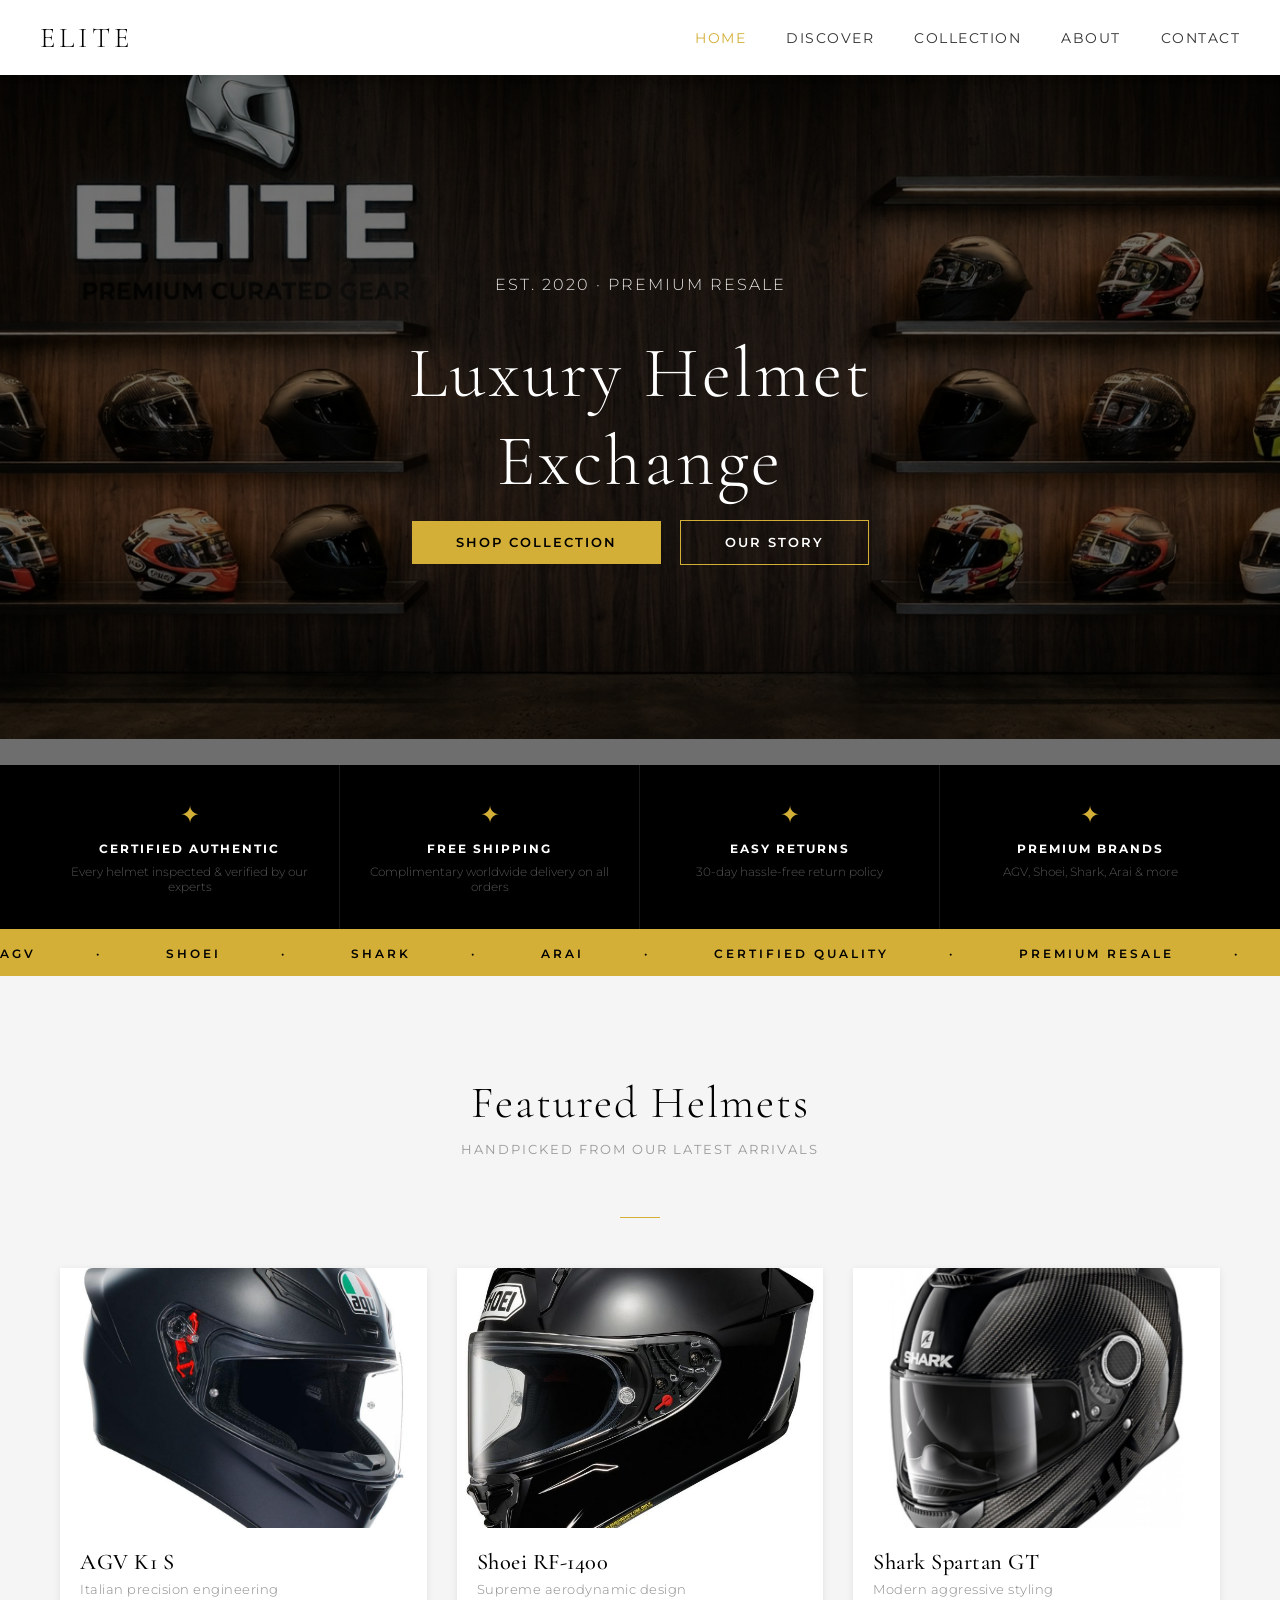
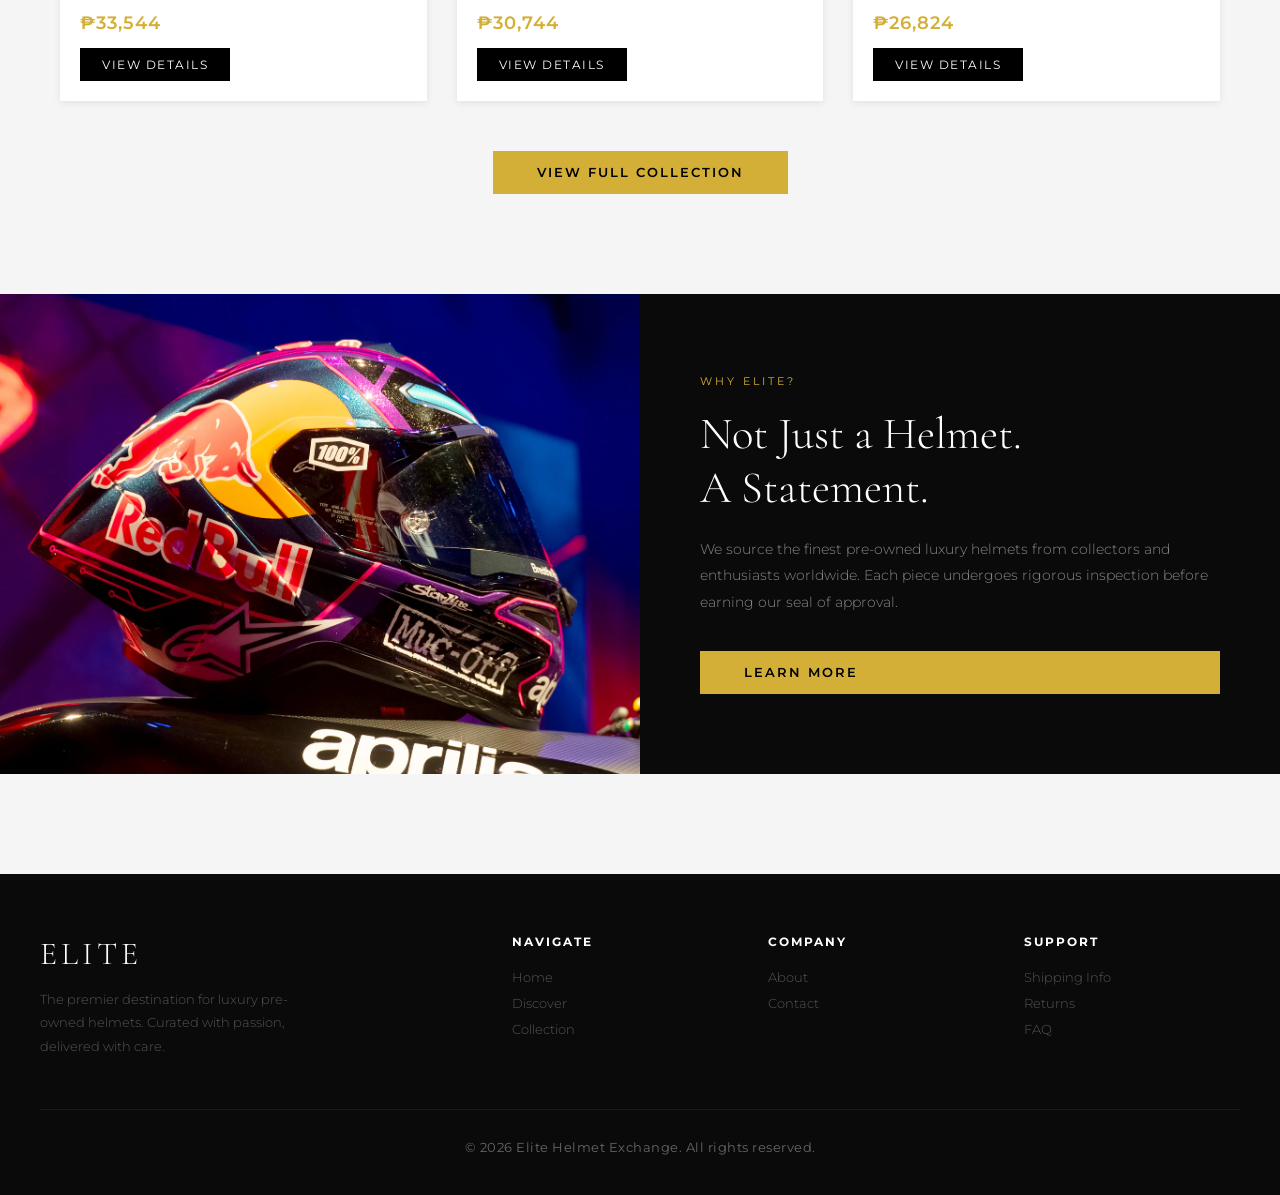
<file: index.html>
<!DOCTYPE html>
<html lang="en">
<head>
    <meta charset="UTF-8">
    <meta name="viewport" content="width=device-width, initial-scale=1.0">
    <title>Elite Helmet Exchange – Luxury Resale</title>
    <link rel="stylesheet" href="styles.css">
    <style>
        /* ── Index-specific ── */
        .features-strip {
            background: #000;
            display: flex;
            justify-content: center;
            gap: 0;
        }

        .feature-block {
            flex: 1;
            max-width: 300px;
            padding: 35px 30px;
            text-align: center;
            border-right: 1px solid #1a1a1a;
        }

        .feature-block:last-child { border-right: none; }

        .feature-block .icon {
            font-size: 1.5rem;
            margin-bottom: 12px;
            color: #d4af37;
        }

        .feature-block h4 {
            font-size: 0.78rem;
            letter-spacing: 2px;
            text-transform: uppercase;
            color: #fff;
            margin-bottom: 8px;
        }

        .feature-block p {
            font-size: 0.78rem;
            color: #555;
            font-weight: 300;
        }

        /* ── Featured Preview ── */
        .featured-preview {
            padding: 100px 20px;
        }

        /* ── Marquee Banner ── */
        .marquee-wrap {
            background: #d4af37;
            overflow: hidden;
            padding: 14px 0;
            white-space: nowrap;
        }

        .marquee-track {
            display: inline-block;
            animation: marquee 22s linear infinite;
        }

        .marquee-track span {
            font-size: 0.75rem;
            font-weight: 600;
            letter-spacing: 3px;
            text-transform: uppercase;
            color: #000;
            margin-right: 60px;
        }

        @keyframes marquee {
            from { transform: translateX(0); }
            to   { transform: translateX(-50%); }
        }

        /* ── Info Split ── */
        .info-split {
            display: grid;
            grid-template-columns: 1fr 1fr;
            min-height: 400px;
        }

        .info-img {
            background: url("images/notjust.png") center/cover no-repeat;
        }

        .info-text {
            background: #0a0a0a;
            color: #fff;
            padding: 80px 60px;
            display: flex;
            flex-direction: column;
            justify-content: center;
        }

        .info-text .eyebrow {
            font-size: 0.7rem;
            letter-spacing: 3px;
            text-transform: uppercase;
            color: #d4af37;
            margin-bottom: 20px;
        }

        .info-text h2 {
            font-family: 'Cormorant Garamond', serif;
            font-size: 2.8rem;
            font-weight: 300;
            line-height: 1.2;
            margin-bottom: 20px;
        }

        .info-text p {
            font-size: 0.88rem;
            line-height: 1.9;
            color: #888;
            font-weight: 300;
            margin-bottom: 35px;
        }

        @media (max-width: 768px) {
            .info-split { grid-template-columns: 1fr; }
            .info-img { height: 260px; }
            .features-strip { flex-wrap: wrap; }
            .feature-block { border-right: none; border-bottom: 1px solid #1a1a1a; max-width: 100%; }
        }
    </style>
</head>
<body>

    <nav class="navbar">
        <div class="nav-container">
            <a href="index.html" class="logo">ELITE</a>
            <div class="nav-links">
                <a href="index.html" class="active">Home</a>
                <a href="home.html">Discover</a>
                <a href="collection.html">Collection</a>
                <a href="about.html">About</a>
                <a href="contact.html">Contact</a>
            </div>
        </div>
    </nav>

    <!-- Hero -->
    <header class="hero">
        <div class="hero-content">
            <p>Est. 2020 · Premium Resale</p>
            <h1>Luxury Helmet<br>Exchange</h1>
            <a href="collection.html" class="cta-btn">Shop Collection</a>
            <a href="about.html" class="cta-btn outline">Our Story</a>
        </div>
    </header>

    <!-- Features Strip -->
    <div class="features-strip">
        <div class="feature-block">
            <div class="icon">✦</div>
            <h4>Certified Authentic</h4>
            <p>Every helmet inspected & verified by our experts</p>
        </div>
        <div class="feature-block">
            <div class="icon">✦</div>
            <h4>Free Shipping</h4>
            <p>Complimentary worldwide delivery on all orders</p>
        </div>
        <div class="feature-block">
            <div class="icon">✦</div>
            <h4>Easy Returns</h4>
            <p>30-day hassle-free return policy</p>
        </div>
        <div class="feature-block">
            <div class="icon">✦</div>
            <h4>Premium Brands</h4>
            <p>AGV, Shoei, Shark, Arai & more</p>
        </div>
    </div>

    <!-- Marquee -->
    <div class="marquee-wrap">
        <div class="marquee-track">
            <span>AGV</span><span>·</span>
            <span>Shoei</span><span>·</span>
            <span>Shark</span><span>·</span>
            <span>Arai</span><span>·</span>
            <span>Certified Quality</span><span>·</span>
            <span>Premium Resale</span><span>·</span>
            <span>AGV</span><span>·</span>
            <span>Shoei</span><span>·</span>
            <span>Shark</span><span>·</span>
            <span>Arai</span><span>·</span>
            <span>Certified Quality</span><span>·</span>
            <span>Premium Resale</span><span>·</span>
        </div>
    </div>

    <!-- Featured Preview -->
    <section class="featured-preview">
        <div class="container">
            <h2 class="section-title">Featured Helmets</h2>
            <p class="section-subtitle">Handpicked from our latest arrivals</p>
            <div class="section-divider"></div>
            <div class="helmet-grid">
                <div class="helmet-item">
                    <img src="images/helm1.png" alt="AGV K1 S">
                    <div class="helmet-info">
                        <h3>AGV K1 S</h3>
                        <p>Italian precision engineering</p>
                        <span class="price">₱33,544</span>
                        <a href="collection.html" class="btn-small">View Details</a>
                    </div>
                </div>
                <div class="helmet-item">
                    <img src="images/helm2.png" alt="Shoei RF-1400">
                    <div class="helmet-info">
                        <h3>Shoei RF-1400</h3>
                        <p>Supreme aerodynamic design</p>
                        <span class="price">₱30,744</span>
                        <a href="collection.html" class="btn-small">View Details</a>
                    </div>
                </div>
                <div class="helmet-item">
                    <img src="images/helm3.png" alt="Shark Spartan">
                    <div class="helmet-info">
                        <h3>Shark Spartan GT</h3>
                        <p>Modern aggressive styling</p>
                        <span class="price">₱26,824</span>
                        <a href="collection.html" class="btn-small">View Details</a>
                    </div>
                </div>
            </div>
            <div style="text-align:center; margin-top:50px;">
                <a href="collection.html" class="cta-btn">View Full Collection</a>
            </div>
        </div>
    </section>

    <!-- Info Split -->
    <div class="info-split">
        <div class="info-img"></div>
        <div class="info-text">
            <span class="eyebrow">Why Elite?</span>
            <h2>Not Just a Helmet.<br>A Statement.</h2>
            <p>We source the finest pre-owned luxury helmets from collectors and enthusiasts worldwide. Each piece undergoes rigorous inspection before earning our seal of approval.</p>
            <a href="about.html" class="cta-btn">Learn More</a>
        </div>
    </div>

    <footer class="footer">
        <div class="footer-grid">
            <div class="footer-brand">
                <a href="index.html" class="logo">ELITE</a>
                <p>The premier destination for luxury pre-owned helmets. Curated with passion, delivered with care.</p>
            </div>
            <div class="footer-col">
                <h4>Navigate</h4>
                <a href="index.html">Home</a>
                <a href="home.html">Discover</a>
                <a href="collection.html">Collection</a>
            </div>
            <div class="footer-col">
                <h4>Company</h4>
                <a href="about.html">About</a>
                <a href="contact.html">Contact</a>
            </div>
            <div class="footer-col">
                <h4>Support</h4>
                <a href="#">Shipping Info</a>
                <a href="#">Returns</a>
                <a href="#">FAQ</a>
            </div>
        </div>
        <div class="footer-bottom">
            <p>&copy; 2026 Elite Helmet Exchange. All rights reserved.</p>
        </div>
    </footer>

</body>
</html>
</file>
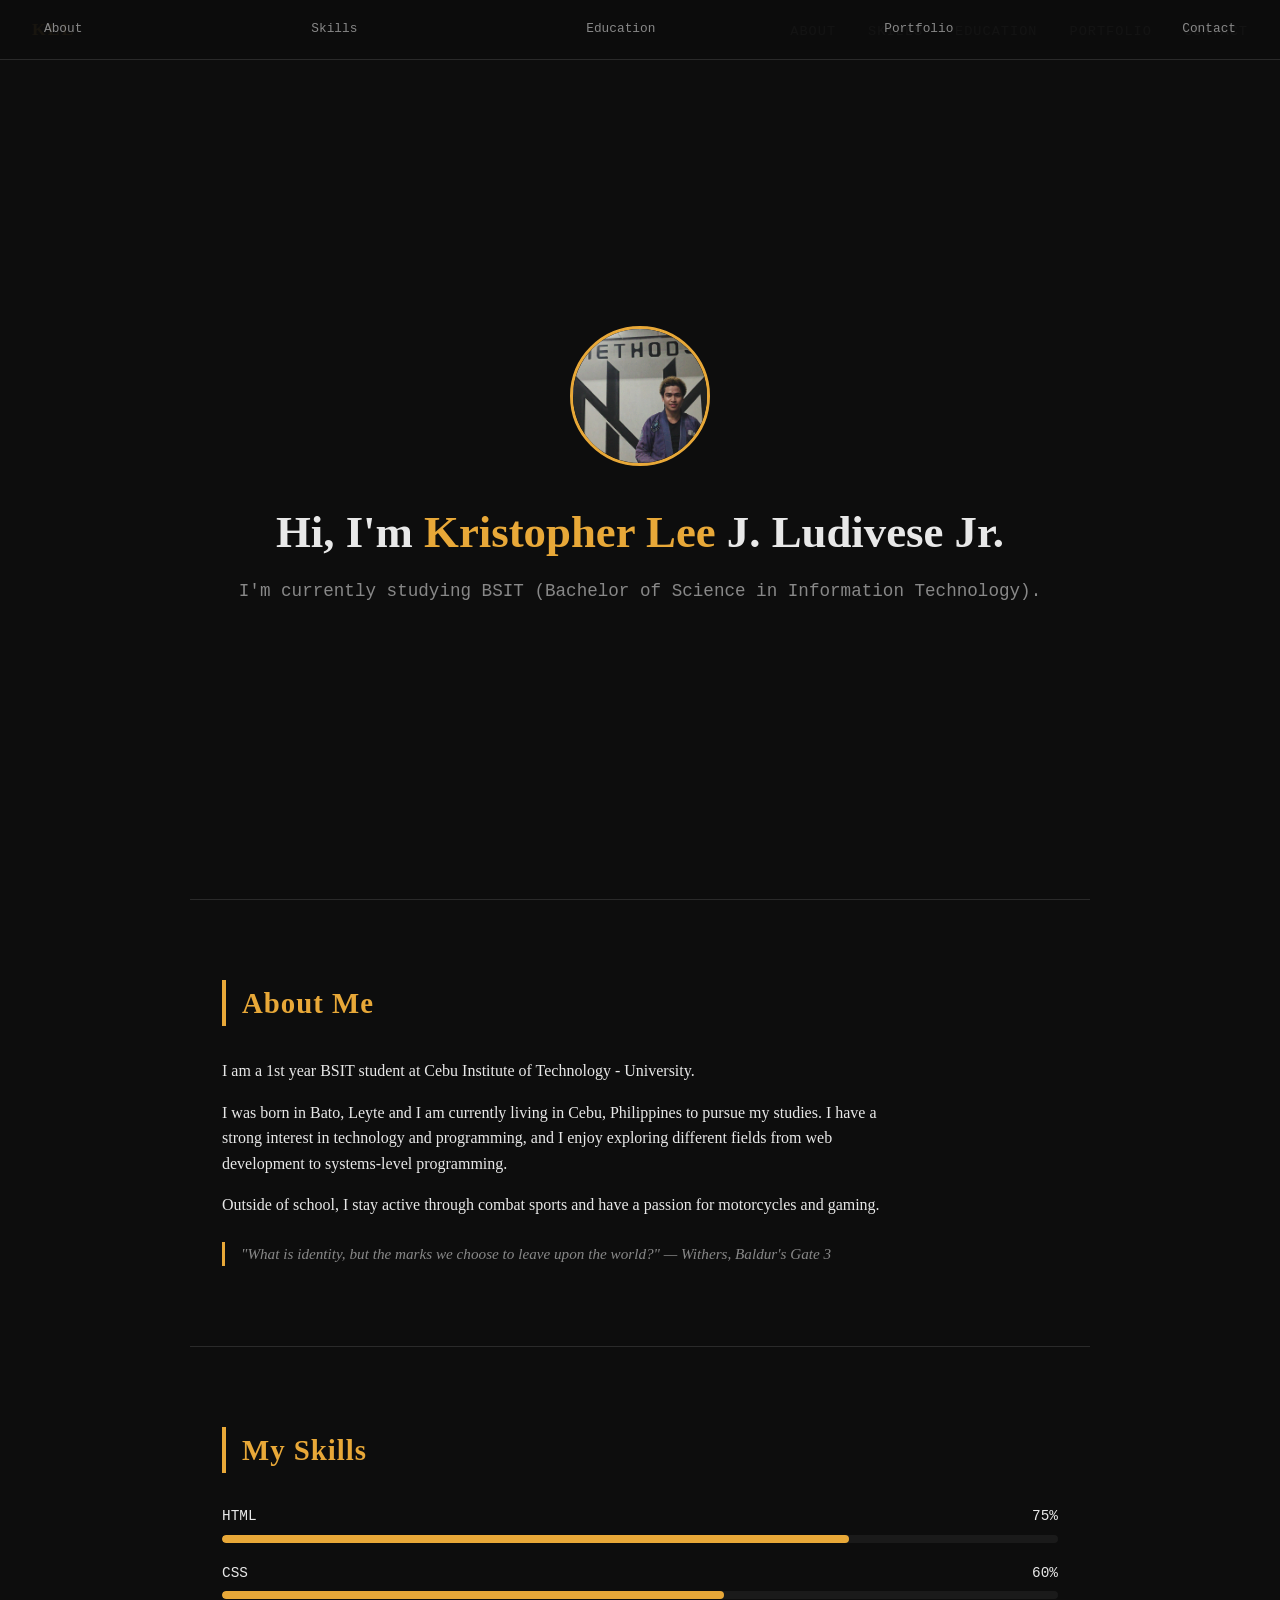
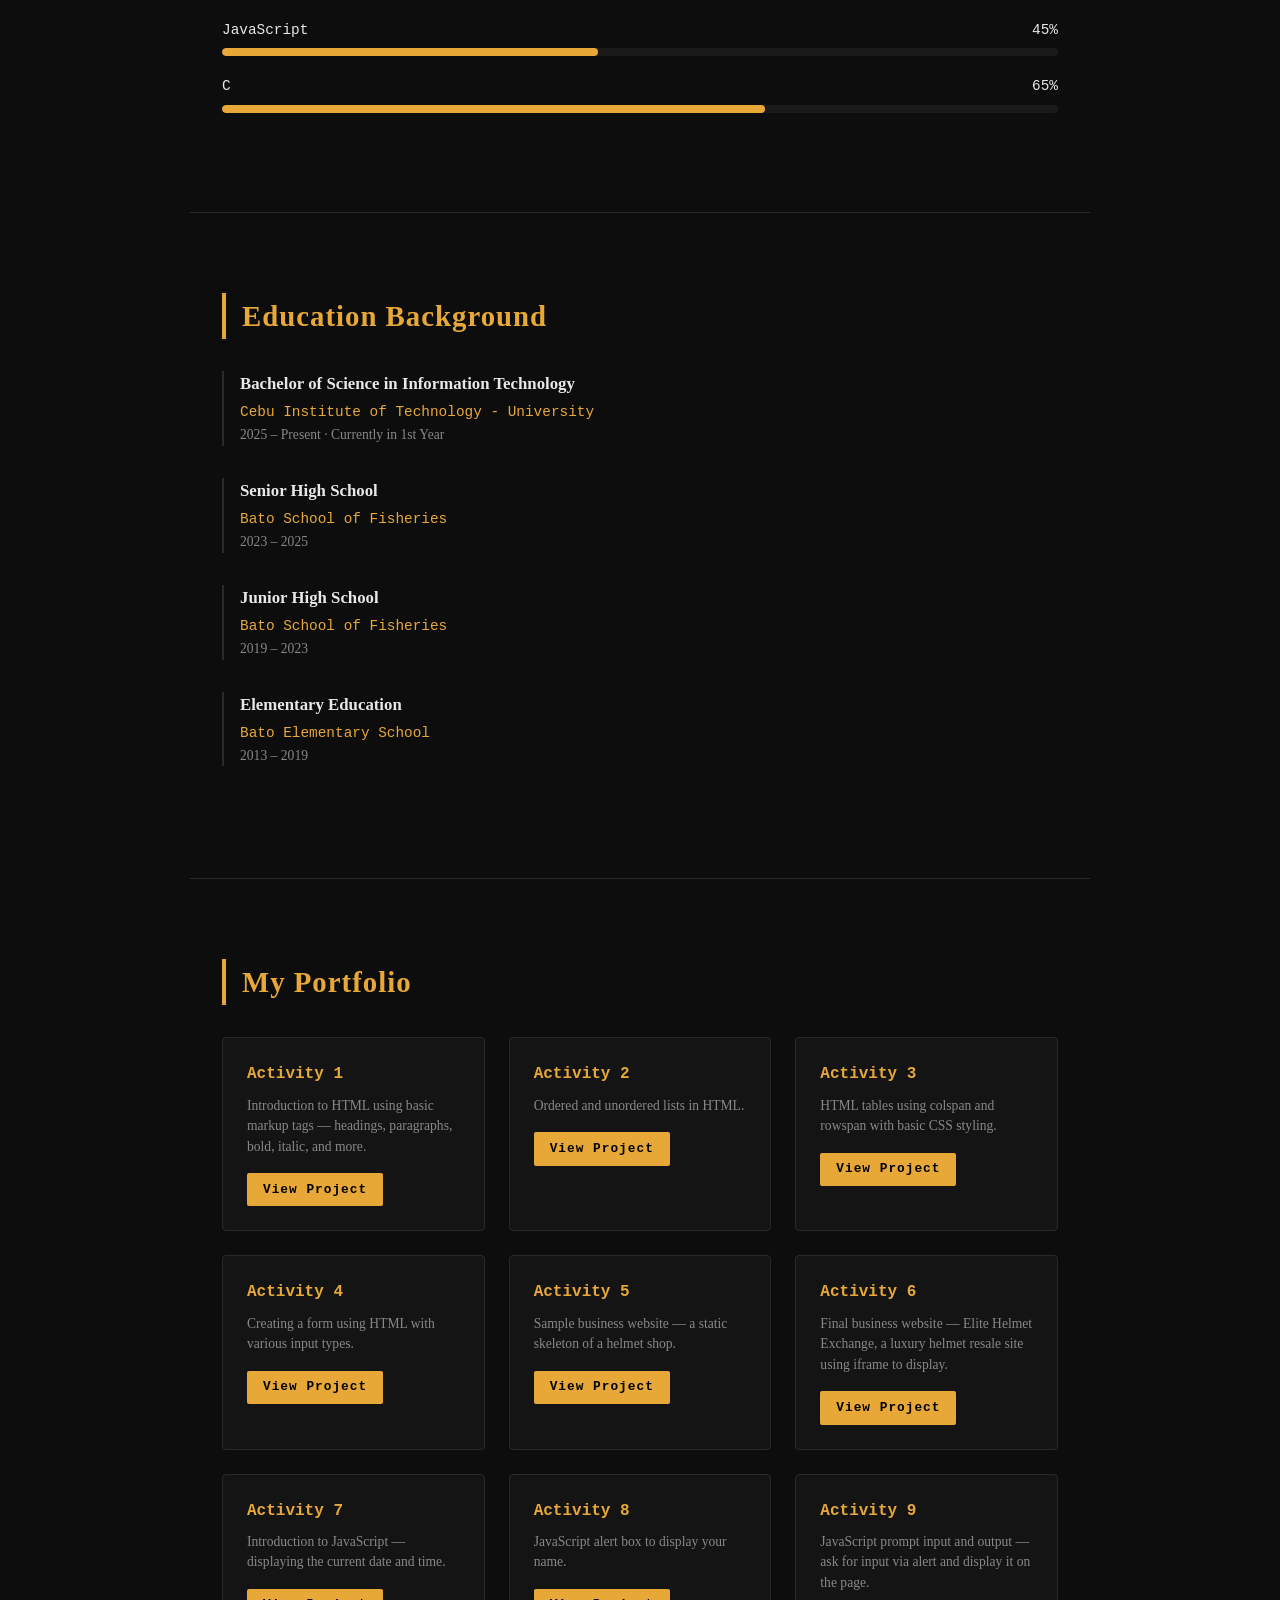
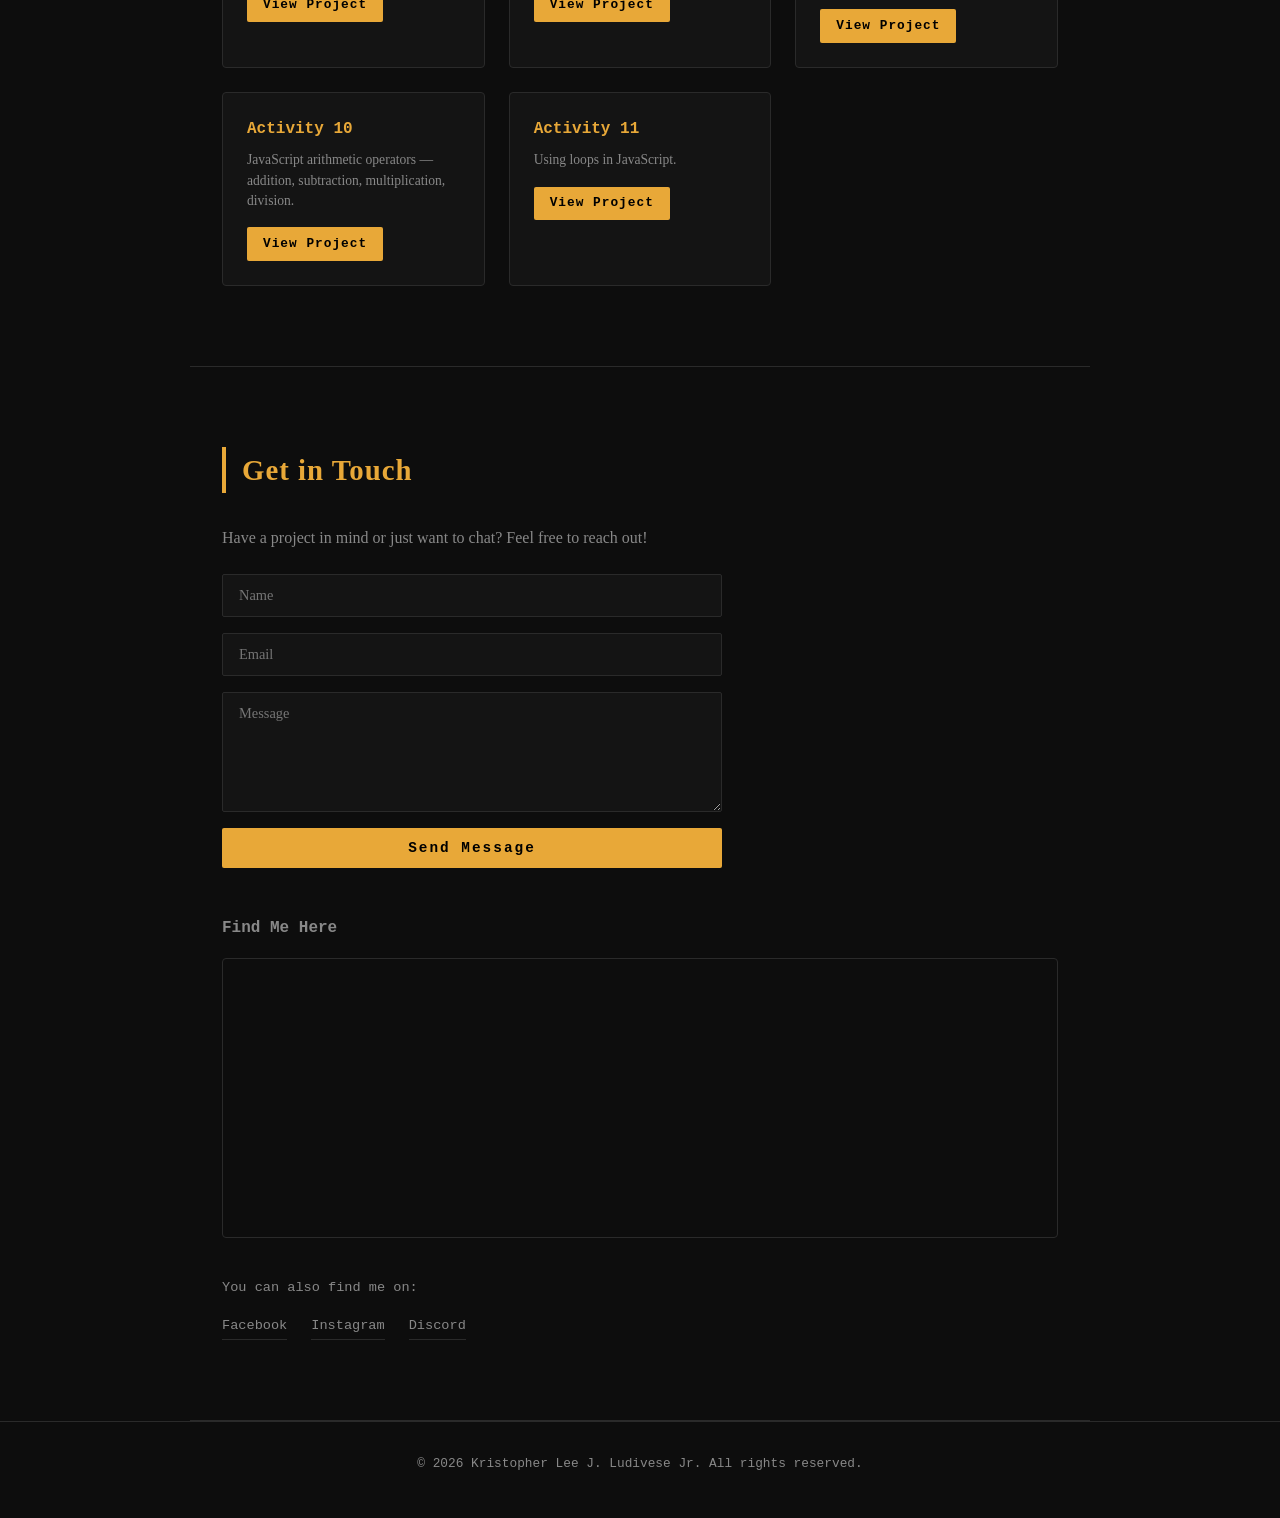
<file: portfolio/index.html>
<!DOCTYPE html>
<html lang="en">
<head>
  <meta charset="UTF-8" />
  <meta name="viewport" content="width=device-width, initial-scale=1.0" />
  <title>Kristopher Lee J. Ludivese Jr.</title>
  <style>
    :root {
      --bg: #0d0d0d;
      --bg2: #141414;
      --bg3: #1a1a1a;
      --accent: #e8a838;
      --accent2: #c78e20;
      --text: #e8e8e8;
      --text-muted: #888;
      --border: #2a2a2a;
    }

    * { margin: 0; padding: 0; box-sizing: border-box; }

    body {
      background: var(--bg);
      color: var(--text);
      font-family: Georgia, 'Times New Roman', serif;
      line-height: 1.6;
    }

    /* NAV */
    nav {
      position: fixed;
      top: 0; left: 0; right: 0;
      background: rgba(13,13,13,0.95);
      border-bottom: 1px solid var(--border);
      z-index: 100;
      padding: 0 2rem;
      display: flex;
      justify-content: space-between;
      align-items: center;
      height: 60px;
    }

    nav .logo {
      font-size: 1.1rem;
      font-weight: bold;
      color: var(--accent);
      letter-spacing: 2px;
      text-transform: uppercase;
    }

    nav ul {
      list-style: none;
      display: flex;
      gap: 2rem;
    }

    nav ul a {
      color: var(--text-muted);
      text-decoration: none;
      font-family: 'Courier New', monospace;
      font-size: 0.85rem;
      letter-spacing: 1px;
      text-transform: uppercase;
      transition: color 0.2s;
    }

    nav ul a:hover { color: var(--accent); }

    /* HERO */
    #hero {
      min-height: 100vh;
      display: flex;
      align-items: center;
      justify-content: center;
      text-align: center;
      padding: 6rem 2rem 4rem;
      border-bottom: 1px solid var(--border);
    }

    .hero-inner img {
      width: 140px;
      height: 140px;
      border-radius: 50%;
      object-fit: cover;
      border: 3px solid var(--accent);
      margin-bottom: 1.5rem;
    }

    .hero-inner h1 {
      font-size: 2.8rem;
      margin-bottom: 0.5rem;
      color: var(--text);
    }

    .hero-inner h1 span { color: var(--accent); }

    .hero-inner p {
      font-size: 1.1rem;
      color: var(--text-muted);
      font-family: 'Courier New', monospace;
    }

    /* SECTIONS */
    section {
      max-width: 900px;
      margin: 0 auto;
      padding: 5rem 2rem;
      border-bottom: 1px solid var(--border);
    }

    section h2 {
      font-size: 1.8rem;
      margin-bottom: 2rem;
      color: var(--accent);
      letter-spacing: 1px;
      border-left: 4px solid var(--accent);
      padding-left: 1rem;
    }

    /* ABOUT */
    #about p {
      font-size: 1rem;
      color: var(--text);
      margin-bottom: 1rem;
      max-width: 680px;
    }

    #about blockquote {
      border-left: 3px solid var(--accent);
      padding-left: 1rem;
      color: var(--text-muted);
      font-style: italic;
      margin-top: 1.5rem;
      font-size: 0.95rem;
    }

    /* SKILLS */
    .skill-item {
      margin-bottom: 1.2rem;
    }

    .skill-label {
      display: flex;
      justify-content: space-between;
      margin-bottom: 0.4rem;
      font-family: 'Courier New', monospace;
      font-size: 0.9rem;
    }

    .skill-bar {
      background: var(--bg3);
      height: 8px;
      border-radius: 4px;
      overflow: hidden;
    }

    .skill-fill {
      height: 100%;
      background: var(--accent);
      border-radius: 4px;
    }

    /* EDUCATION */
    .edu-item {
      margin-bottom: 2rem;
      padding-left: 1rem;
      border-left: 2px solid var(--border);
    }

    .edu-item h3 {
      font-size: 1.05rem;
      color: var(--text);
      margin-bottom: 0.2rem;
    }

    .edu-item .school {
      color: var(--accent);
      font-size: 0.9rem;
      font-family: 'Courier New', monospace;
    }

    .edu-item .year {
      color: var(--text-muted);
      font-size: 0.85rem;
    }

    /* PORTFOLIO */
    .portfolio-grid {
      display: grid;
      grid-template-columns: repeat(auto-fill, minmax(250px, 1fr));
      gap: 1.5rem;
    }

    .portfolio-card {
      background: var(--bg2);
      border: 1px solid var(--border);
      border-radius: 4px;
      padding: 1.5rem;
      transition: border-color 0.2s;
    }

    .portfolio-card:hover {
      border-color: var(--accent);
    }

    .portfolio-card h3 {
      font-size: 1rem;
      margin-bottom: 0.5rem;
      color: var(--accent);
      font-family: 'Courier New', monospace;
    }

    .portfolio-card p {
      font-size: 0.85rem;
      color: var(--text-muted);
      margin-bottom: 1rem;
      line-height: 1.5;
    }

    .portfolio-card a {
      display: inline-block;
      background: var(--accent);
      color: #000;
      padding: 0.4rem 1rem;
      text-decoration: none;
      font-size: 0.8rem;
      font-family: 'Courier New', monospace;
      font-weight: bold;
      letter-spacing: 1px;
      border-radius: 2px;
      transition: background 0.2s;
    }

    .portfolio-card a:hover { background: var(--accent2); }

    /* CONTACT */
    .contact-form {
      display: flex;
      flex-direction: column;
      gap: 1rem;
      max-width: 500px;
      margin-bottom: 3rem;
    }

    .contact-form input,
    .contact-form textarea {
      background: var(--bg2);
      border: 1px solid var(--border);
      color: var(--text);
      padding: 0.75rem 1rem;
      font-family: Georgia, serif;
      font-size: 0.9rem;
      border-radius: 2px;
      outline: none;
      transition: border-color 0.2s;
    }

    .contact-form input:focus,
    .contact-form textarea:focus {
      border-color: var(--accent);
    }

    .contact-form textarea { height: 120px; resize: vertical; }

    .contact-form button {
      background: var(--accent);
      color: #000;
      border: none;
      padding: 0.75rem;
      font-family: 'Courier New', monospace;
      font-size: 0.9rem;
      font-weight: bold;
      letter-spacing: 2px;
      cursor: pointer;
      border-radius: 2px;
      transition: background 0.2s;
    }

    .contact-form button:hover { background: var(--accent2); }

    .contact-map {
      width: 100%;
      height: 280px;
      border: 1px solid var(--border);
      border-radius: 4px;
      margin-bottom: 2rem;
    }

    .social-links {
      display: flex;
      gap: 1.5rem;
      flex-wrap: wrap;
    }

    .social-links a {
      color: var(--text-muted);
      text-decoration: none;
      font-family: 'Courier New', monospace;
      font-size: 0.85rem;
      border-bottom: 1px solid var(--border);
      padding-bottom: 2px;
      transition: color 0.2s, border-color 0.2s;
    }

    .social-links a:hover {
      color: var(--accent);
      border-color: var(--accent);
    }

    /* HOVER EFFECTS */

    /* Nav links underline slide */
    nav ul a {
      position: relative;
    }
    nav ul a::after {
      content: '';
      position: absolute;
      left: 0; bottom: -3px;
      width: 0; height: 1px;
      background: var(--accent);
      transition: width 0.25s ease;
    }
    nav ul a:hover::after { width: 100%; }

    /* Hero image pulse on hover */
    .hero-inner img {
      transition: transform 0.3s ease, box-shadow 0.3s ease;
    }
    .hero-inner img:hover {
      transform: scale(1.05);
      box-shadow: 0 0 24px rgba(232,168,56,0.4);
    }

    /* Skill bars light up on hover */
    .skill-item:hover .skill-fill {
      filter: brightness(1.25);
      transition: filter 0.2s;
    }
    .skill-item:hover .skill-label {
      color: var(--accent);
      transition: color 0.2s;
    }
    .skill-fill { transition: filter 0.2s; }

    /* Education items highlight */
    .edu-item {
      transition: border-color 0.2s, padding-left 0.2s;
      cursor: default;
    }
    .edu-item:hover {
      border-color: var(--accent);
      padding-left: 1.4rem;
    }

    /* Social links glow */
    .social-links a {
      transition: color 0.2s, border-color 0.2s, letter-spacing 0.2s;
    }
    .social-links a:hover {
      letter-spacing: 1px;
    }

    /* Contact form inputs glow */
    .contact-form input,
    .contact-form textarea {
      transition: border-color 0.2s, box-shadow 0.2s;
    }
    .contact-form input:hover,
    .contact-form textarea:hover {
      border-color: rgba(232,168,56,0.4);
    }
    .contact-form input:focus,
    .contact-form textarea:focus {
      box-shadow: 0 0 10px rgba(232,168,56,0.15);
    }

    /* Send button ripple effect */
    .contact-form button {
      position: relative;
      overflow: hidden;
    }
    .contact-form button::after {
      content: '';
      position: absolute;
      inset: 0;
      background: rgba(255,255,255,0.15);
      opacity: 0;
      transition: opacity 0.2s;
    }
    .contact-form button:hover::after { opacity: 1; }

    /* Section headings accent bar grow */
    section h2 {
      transition: padding-left 0.2s, border-left-width 0.2s;
    }
    section h2:hover {
      padding-left: 1.4rem;
      border-left-width: 6px;
    }

    /* Footer nav links */
    footer nav a {
      transition: color 0.2s, letter-spacing 0.2s;
    }
    footer nav a:hover { letter-spacing: 1px; }

    /* FOOTER */
    footer {
      text-align: center;
      padding: 2rem;
      color: var(--text-muted);
      font-family: 'Courier New', monospace;
      font-size: 0.8rem;
      border-top: 1px solid var(--border);
    }

    footer nav a {
      color: var(--text-muted);
      text-decoration: none;
      margin: 0 0.75rem;
      font-size: 0.8rem;
    }

    footer nav a:hover { color: var(--accent); }
  </style>
</head>
<body>

  <nav>
    <div class="logo">KLL</div>
    <ul>
      <li><a href="#about">About</a></li>
      <li><a href="#skills">Skills</a></li>
      <li><a href="#education">Education</a></li>
      <li><a href="#portfolio">Portfolio</a></li>
      <li><a href="#contact">Contact</a></li>
    </ul>
  </nav>

  <!-- HERO -->
  <section id="hero">
    <div class="hero-inner">
      <img src="image/self.jpg" alt="Kristopher Lee J. Ludivese Jr." onerror="this.style.display='none'" />
      <h1>Hi, I'm <span>Kristopher Lee</span> J. Ludivese Jr.</h1>
      <p>I'm currently studying BSIT (Bachelor of Science in Information Technology).</p>
    </div>
  </section>

  <!-- ABOUT -->
  <section id="about">
    <h2>About Me</h2>
    <p>I am a 1st year BSIT student at Cebu Institute of Technology - University.</p>
    <p>I was born in Bato, Leyte and I am currently living in Cebu, Philippines to pursue my studies. I have a strong interest in technology and programming, and I enjoy exploring different fields from web development to systems-level programming.</p>
    <p>Outside of school, I stay active through combat sports and have a passion for motorcycles and gaming.</p>
    <blockquote>"What is identity, but the marks we choose to leave upon the world?" — Withers, Baldur's Gate 3</blockquote>
  </section>

  <!-- SKILLS -->
  <section id="skills">
    <h2>My Skills</h2>

    <div class="skill-item">
      <div class="skill-label"><span>HTML</span><span>75%</span></div>
      <div class="skill-bar"><div class="skill-fill" style="width:75%"></div></div>
    </div>

    <div class="skill-item">
      <div class="skill-label"><span>CSS</span><span>60%</span></div>
      <div class="skill-bar"><div class="skill-fill" style="width:60%"></div></div>
    </div>

    <div class="skill-item">
      <div class="skill-label"><span>JavaScript</span><span>45%</span></div>
      <div class="skill-bar"><div class="skill-fill" style="width:45%"></div></div>
    </div>

    <div class="skill-item">
      <div class="skill-label"><span>C</span><span>65%</span></div>
      <div class="skill-bar"><div class="skill-fill" style="width:65%"></div></div>
    </div>

  </section>

  <!-- EDUCATION -->
  <section id="education">
    <h2>Education Background</h2>

    <div class="edu-item">
      <h3>Bachelor of Science in Information Technology</h3>
      <div class="school">Cebu Institute of Technology - University</div>
      <div class="year">2025 – Present · Currently in 1st Year</div>
    </div>

    <div class="edu-item">
      <h3>Senior High School</h3>
      <div class="school">Bato School of Fisheries</div>
      <div class="year">2023 – 2025</div>
    </div>

    <div class="edu-item">
      <h3>Junior High School</h3>
      <div class="school">Bato School of Fisheries</div>
      <div class="year">2019 – 2023</div>
    </div>

    <div class="edu-item">
      <h3>Elementary Education</h3>
      <div class="school">Bato Elementary School</div>
      <div class="year">2013 – 2019</div>
    </div>

  </section>

  <!-- PORTFOLIO -->
  <section id="portfolio">
    <h2>My Portfolio</h2>
    <div class="portfolio-grid">

      <div class="portfolio-card">
        <h3>Activity 1</h3>
        <p>Introduction to HTML using basic markup tags — headings, paragraphs, bold, italic, and more.</p>
        <a href="Activities/Activity1/activity1.html">View Project</a>
      </div>

      <div class="portfolio-card">
        <h3>Activity 2</h3>
        <p>Ordered and unordered lists in HTML.</p>
        <a href="Activities/Activity2/activity2.html">View Project</a>
      </div>

      <div class="portfolio-card">
        <h3>Activity 3</h3>
        <p>HTML tables using colspan and rowspan with basic CSS styling.</p>
        <a href="Activities/Activity3/activity3.html">View Project</a>
      </div>

      <div class="portfolio-card">
        <h3>Activity 4</h3>
        <p>Creating a form using HTML with various input types.</p>
        <a href="Activities/Activity4/activity4.html">View Project</a>
      </div>

      <div class="portfolio-card">
        <h3>Activity 5</h3>
        <p>Sample business website — a static skeleton of a helmet shop.</p>
        <a href="Activities/Activity5/activity5.html">View Project</a>
      </div>

      <div class="portfolio-card">
        <h3>Activity 6</h3>
        <p>Final business website — Elite Helmet Exchange, a luxury helmet resale site using iframe to display.</p>
        <a href="https://actual-goated-website.vercel.app/" target="_blank">View Project</a>
      </div>

      <div class="portfolio-card">
        <h3>Activity 7</h3>
        <p>Introduction to JavaScript — displaying the current date and time.</p>
        <a href="Activities/Activity7/activity7.html">View Project</a>
      </div>

      <div class="portfolio-card">
        <h3>Activity 8</h3>
        <p>JavaScript alert box to display your name.</p>
        <a href="Activities/Activity8/activity8.html">View Project</a>
      </div>

      <div class="portfolio-card">
        <h3>Activity 9</h3>
        <p>JavaScript prompt input and output — ask for input via alert and display it on the page.</p>
        <a href="Activities/Activity9/activity9.html">View Project</a>
      </div>

      <div class="portfolio-card">
        <h3>Activity 10</h3>
        <p>JavaScript arithmetic operators — addition, subtraction, multiplication, division.</p>
        <a href="Activities/Activity10/activity10.html">View Project</a>
      </div>

      <div class="portfolio-card">
        <h3>Activity 11</h3>
        <p>Using loops in JavaScript.</p>
        <a href="Activities/Activity11/activity11.html">View Project</a>
      </div>

    </div>
  </section>

  <!-- CONTACT -->
  <section id="contact">
    <h2>Get in Touch</h2>
    <p style="color:var(--text-muted); margin-bottom:1.5rem;">Have a project in mind or just want to chat? Feel free to reach out!</p>

    <form class="contact-form">
      <input type="text" placeholder="Name" />
      <input type="email" placeholder="Email" />
      <textarea placeholder="Message"></textarea>
      <button type="button">Send Message</button>
    </form>

    <h3 style="margin-bottom:1rem; font-size:1rem; color:var(--text-muted); font-family:'Courier New',monospace;">Find Me Here</h3>

    <iframe
      class="contact-map"
      src="https://www.google.com/maps/embed?pb=!1m18!1m12!1m3!1d125157.14843437537!2d123.8418983!3d10.3156992!2m3!1f0!2f0!3f0!3m2!1i1024!2i768!4f13.1!3m3!1m2!1s0x33a999d008756cf9%3A0x1a9391db8e88a924!2sCebu%20City%2C%20Cebu!5e0!3m2!1sen!2sph!4v1700000000000!5m2!1sen!2sph"
      allowfullscreen=""
      loading="lazy"
      referrerpolicy="no-referrer-when-downgrade">
    </iframe>

    <p style="color:var(--text-muted); margin-bottom:1rem; font-family:'Courier New',monospace; font-size:0.85rem;">You can also find me on:</p>
    <div class="social-links">
      <a href="https://www.facebook.com/kristopherleeludivesejr" target="_blank">Facebook</a>
      <a href="https://www.instagram.com/actuallykris11/" target="_blank">Instagram</a>
      <a href="https://discord.gg/T7SwvBpM" target="_blank">Discord</a>
    </div>
  </section>

  <footer>
    <p style="margin-bottom:0.75rem;">© 2026 Kristopher Lee J. Ludivese Jr. All rights reserved.</p>
    <nav>
      <a href="#about">About</a>
      <a href="#skills">Skills</a>
      <a href="#education">Education</a>
      <a href="#portfolio">Portfolio</a>
      <a href="#contact">Contact</a>
    </nav>
  </footer>

</body>
</html>
</file>
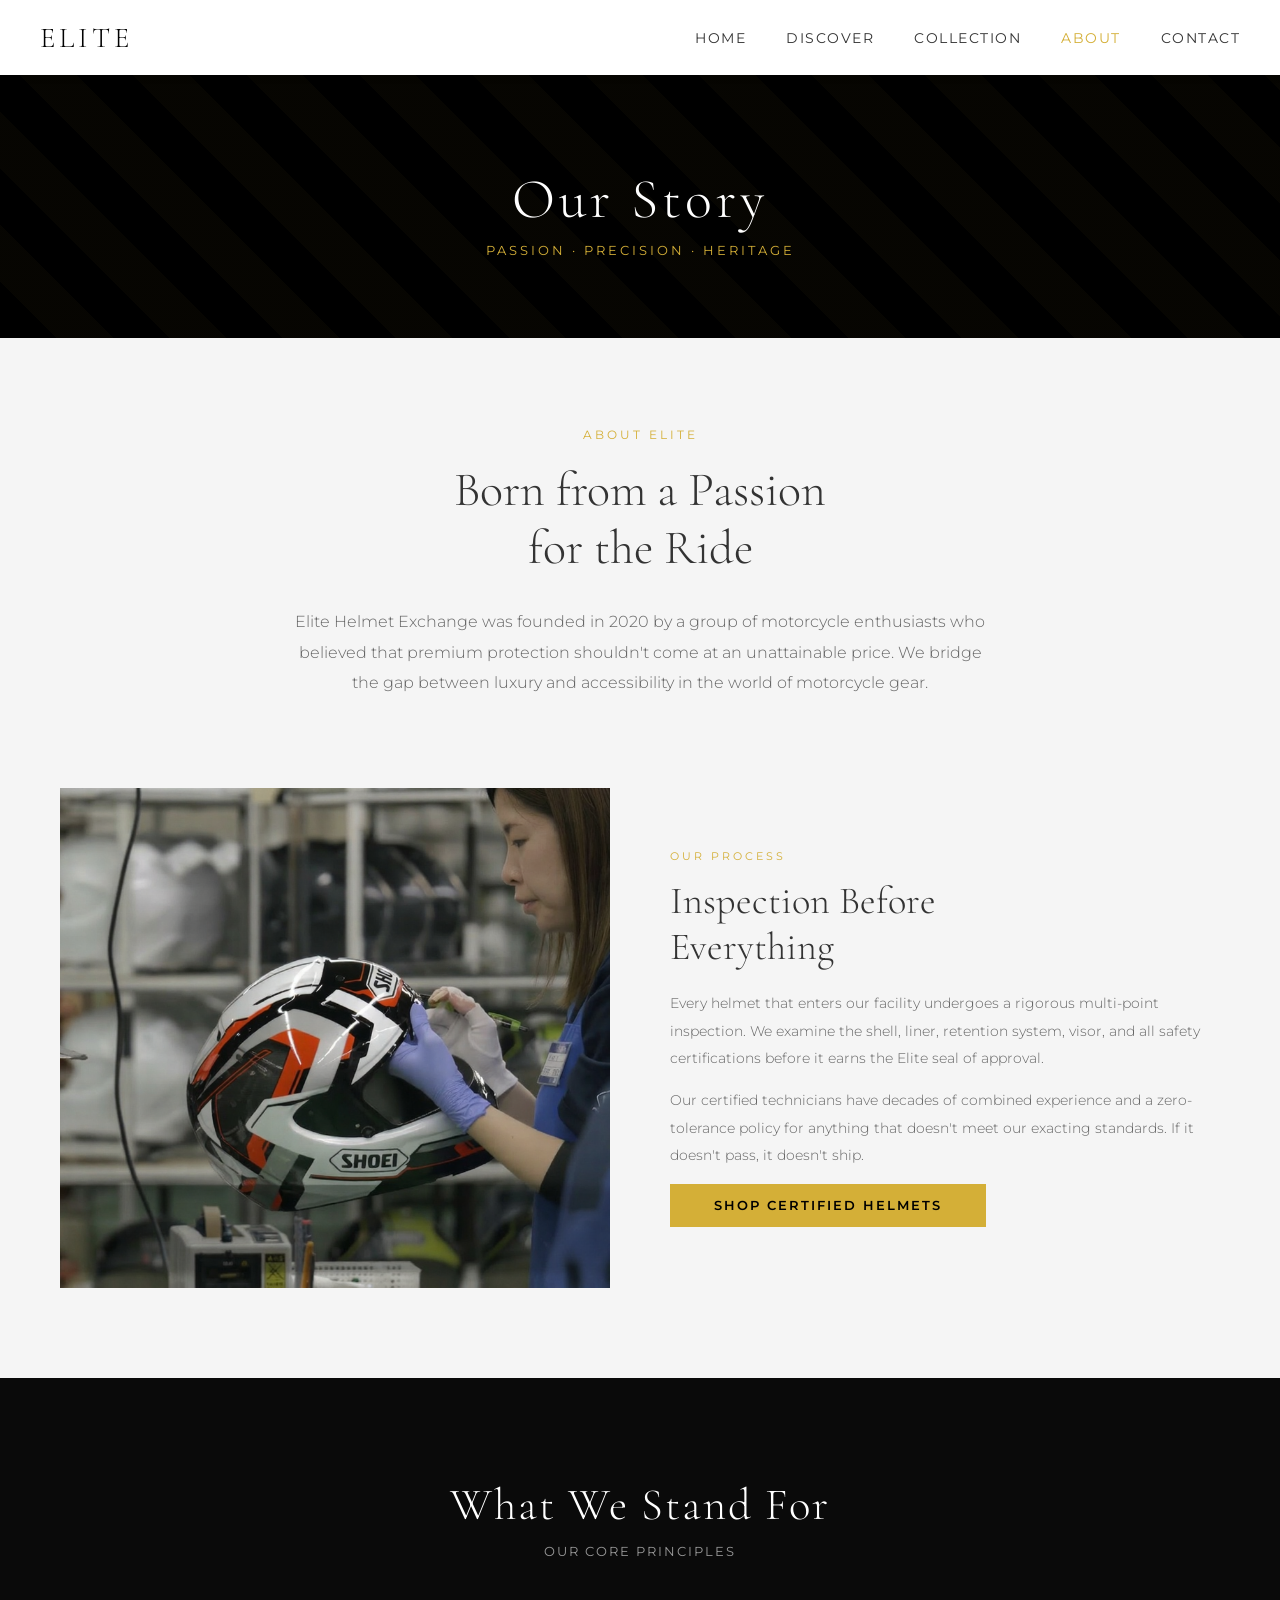
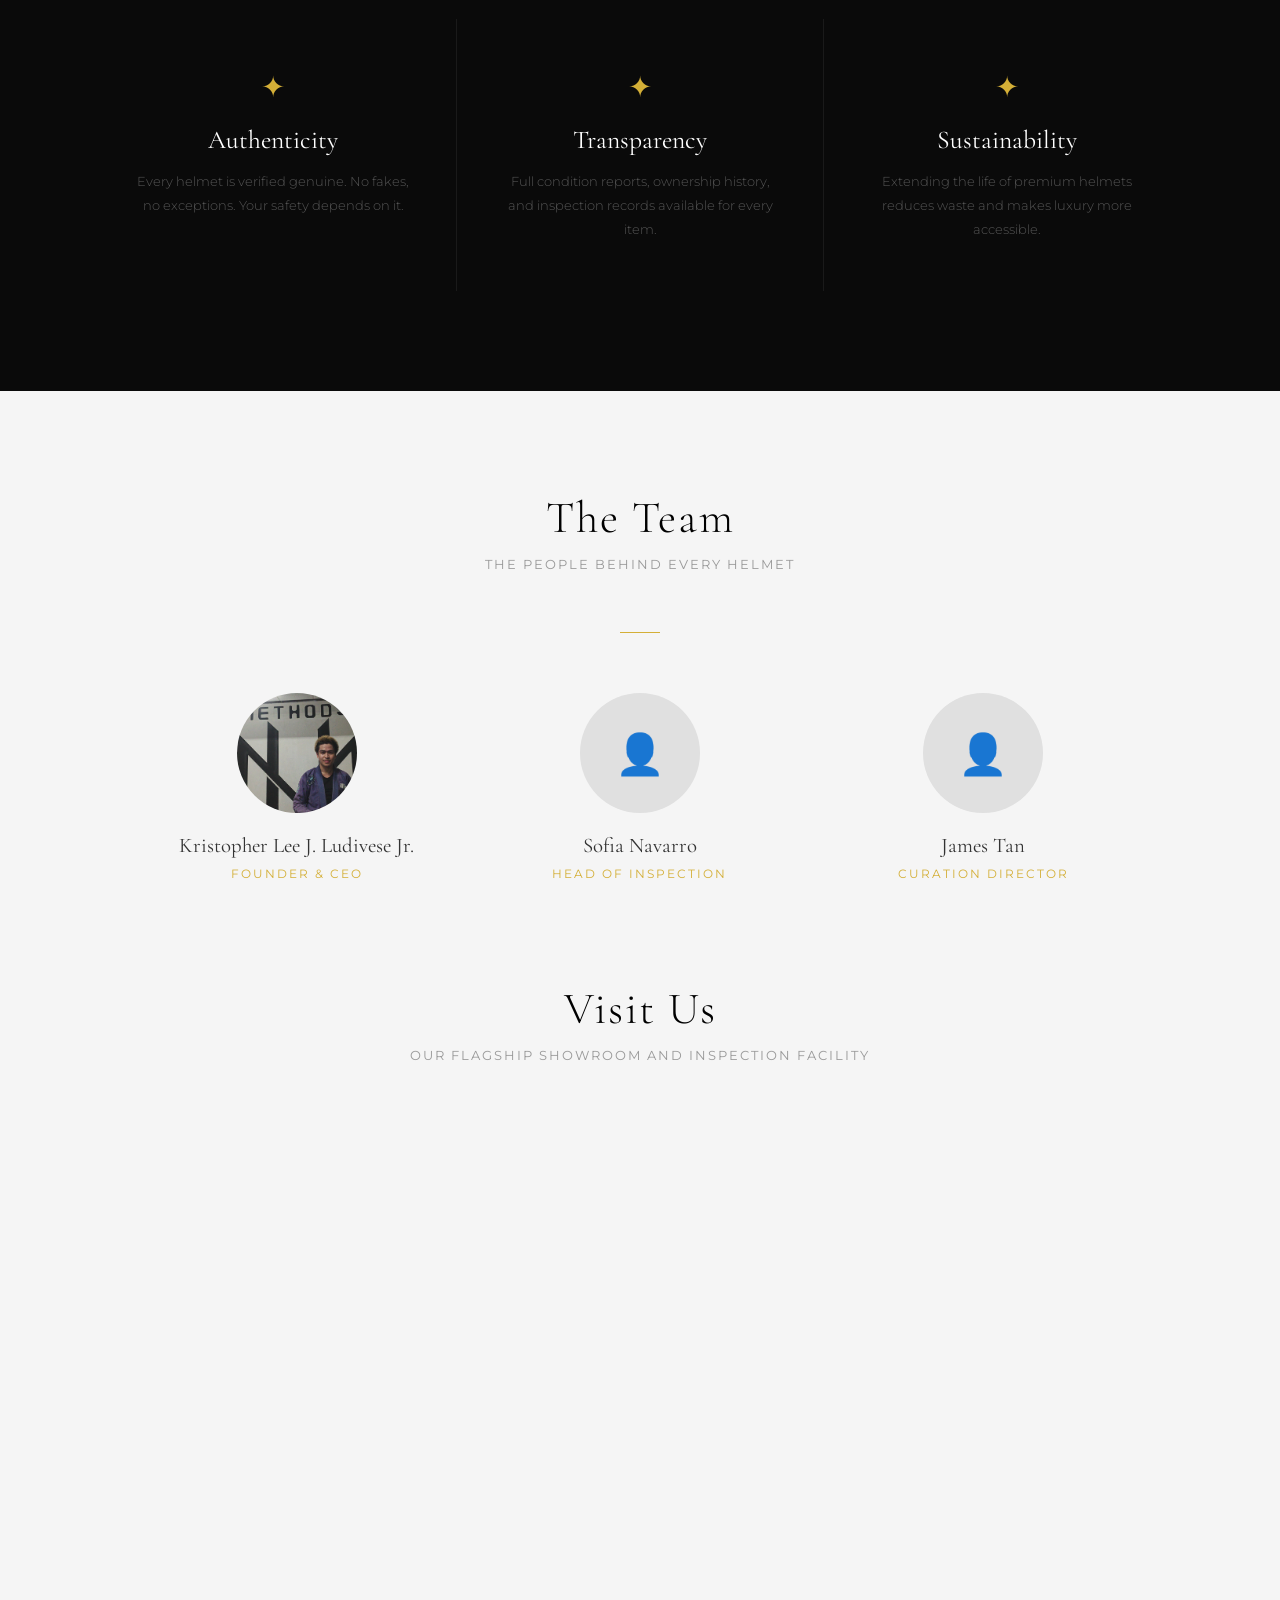
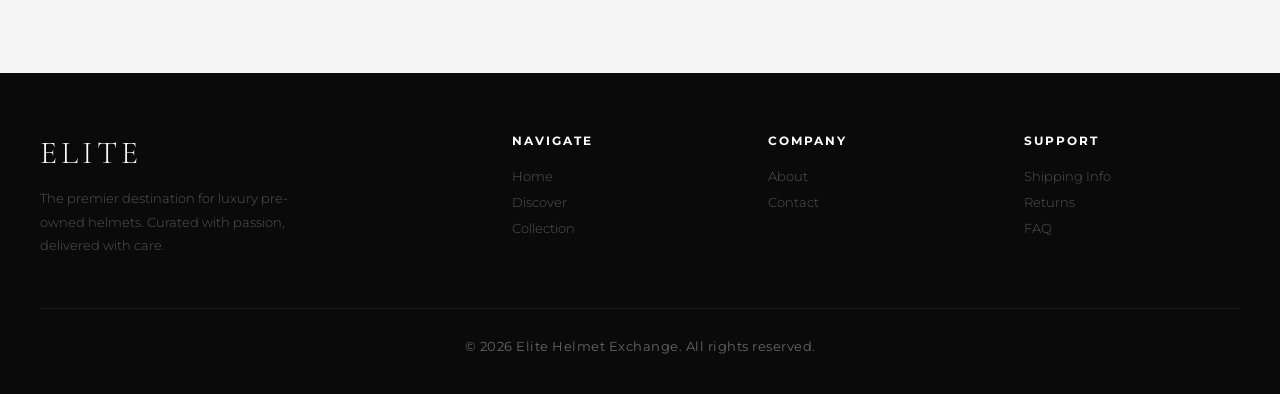
<file: about.html>
<!DOCTYPE html>
<html lang="en">
<head>
    <meta charset="UTF-8">
    <meta name="viewport" content="width=device-width, initial-scale=1.0">
    <title>About – Elite Helmet Exchange</title>
    <link rel="stylesheet" href="styles.css">
    <style>
        /* ── About Intro ── */
        .about-intro {
            max-width: 750px;
            margin: 90px auto;
            padding: 0 20px;
            text-align: center;
        }

        .about-intro .eyebrow {
            font-size: 0.72rem;
            letter-spacing: 3px;
            text-transform: uppercase;
            color: #d4af37;
            margin-bottom: 20px;
            display: block;
        }

        .about-intro h2 {
            font-family: 'Cormorant Garamond', serif;
            font-size: 3rem;
            font-weight: 300;
            line-height: 1.2;
            margin-bottom: 30px;
        }

        .about-intro p {
            font-size: 1rem;
            line-height: 1.9;
            color: #666;
            font-weight: 300;
        }

        /* ── Story Split ── */
        .story-split {
            display: grid;
            grid-template-columns: 1fr 1fr;
            max-width: 1200px;
            margin: 0 auto 90px;
            padding: 0 20px;
            gap: 60px;
            align-items: center;
        }

        .story-split img {
            width: 100%;
            height: 500px;
            object-fit: cover;
            object-position: right center;
        }

        .story-text .eyebrow {
            font-size: 0.7rem;
            letter-spacing: 3px;
            text-transform: uppercase;
            color: #d4af37;
            margin-bottom: 15px;
            display: block;
        }

        .story-text h3 {
            font-family: 'Cormorant Garamond', serif;
            font-size: 2.4rem;
            font-weight: 300;
            margin-bottom: 20px;
        }

        .story-text p {
            font-size: 0.9rem;
            line-height: 1.9;
            color: #666;
            font-weight: 300;
            margin-bottom: 15px;
        }

        /* ── Values ── */
        .values-section {
            background: #0a0a0a;
            padding: 100px 20px;
        }

        .values-grid {
            display: grid;
            grid-template-columns: repeat(3, 1fr);
            gap: 1px;
            max-width: 1100px;
            margin: 60px auto 0;
            background: #1a1a1a;
        }

        .value-card {
            background: #0a0a0a;
            padding: 50px 40px;
            text-align: center;
        }

        .value-icon {
            font-size: 1.8rem;
            color: #d4af37;
            margin-bottom: 20px;
        }

        .value-card h4 {
            font-family: 'Cormorant Garamond', serif;
            font-size: 1.6rem;
            font-weight: 400;
            color: #fff;
            margin-bottom: 15px;
        }

        .value-card p {
            font-size: 0.82rem;
            line-height: 1.8;
            color: #555;
            font-weight: 300;
        }

        /* ── Team ── */
        .team-section {
            padding: 100px 20px;
        }

        .team-grid {
            display: grid;
            grid-template-columns: repeat(3, 1fr);
            gap: 30px;
            max-width: 1000px;
            margin: 60px auto 0;
        }

        .team-card {
            text-align: center;
        }

        .team-card .specialavatar {
            width: 120px;
            height: 120px;
            background: url("images/ceo.jpg") center center / cover no-repeat;
            border-radius: 50%;
            margin: 0 auto 20px;
        }

        .team-card .avatar {
            width: 120px;
            height: 120px;
            background: #e0e0e0;
            border-radius: 50%;
            margin: 0 auto 20px;
            font-size: 2.5rem;
            display: flex;
            align-items: center;
            justify-content: center;
        }

        .team-card h4 {
            font-family: 'Cormorant Garamond', serif;
            font-size: 1.3rem;
            font-weight: 400;
            margin-bottom: 5px;
        }

        .team-card .role {
            font-size: 0.72rem;
            letter-spacing: 2px;
            text-transform: uppercase;
            color: #d4af37;
        }

        .location-section .google-maps {
            margin-top: 40px;
            display: flex;
            justify-content: center;
        }

        @media (max-width: 900px) {
            .story-split { grid-template-columns: 1fr; }
            .values-grid { grid-template-columns: 1fr; }
            .team-grid { grid-template-columns: 1fr; }
        }
    </style>
</head>
<body>

    <nav class="navbar">
        <div class="nav-container">
            <a href="index.html" class="logo">ELITE</a>
            <div class="nav-links">
                <a href="index.html">Home</a>
                <a href="home.html">Discover</a>
                <a href="collection.html">Collection</a>
                <a href="about.html" class="active">About</a>
                <a href="contact.html">Contact</a>
            </div>
        </div>
    </nav>

    <div class="page-header">
        <h1>Our Story</h1>
        <p>Passion · Precision · Heritage</p>
    </div>

    <!-- Intro -->
    <div class="about-intro">
        <span class="eyebrow">About Elite</span>
        <h2>Born from a Passion<br>for the Ride</h2>
        <p>Elite Helmet Exchange was founded in 2020 by a group of motorcycle enthusiasts who believed that premium protection shouldn't come at an unattainable price. We bridge the gap between luxury and accessibility in the world of motorcycle gear.</p>
    </div>

    <!-- Story Split -->
    <div class="story-split">
        <img src="images/safe.png" alt="Our Workshop">
        <div class="story-text">
            <span class="eyebrow">Our Process</span>
            <h3>Inspection Before<br>Everything</h3>
            <p>Every helmet that enters our facility undergoes a rigorous multi-point inspection. We examine the shell, liner, retention system, visor, and all safety certifications before it earns the Elite seal of approval.</p>
            <p>Our certified technicians have decades of combined experience and a zero-tolerance policy for anything that doesn't meet our exacting standards. If it doesn't pass, it doesn't ship.</p>
            <a href="collection.html" class="cta-btn">Shop Certified Helmets</a>
        </div>
    </div>

    <!-- Values -->
    <section class="values-section">
        <div class="container">
            <h2 class="section-title" style="color:#fff;">What We Stand For</h2>
            <p class="section-subtitle">Our core principles</p>
        </div>
        <div class="values-grid">
            <div class="value-card">
                <div class="value-icon">✦</div>
                <h4>Authenticity</h4>
                <p>Every helmet is verified genuine. No fakes, no exceptions. Your safety depends on it.</p>
            </div>
            <div class="value-card">
                <div class="value-icon">✦</div>
                <h4>Transparency</h4>
                <p>Full condition reports, ownership history, and inspection records available for every item.</p>
            </div>
            <div class="value-card">
                <div class="value-icon">✦</div>
                <h4>Sustainability</h4>
                <p>Extending the life of premium helmets reduces waste and makes luxury more accessible.</p>
            </div>
        </div>
    </section>

    <!-- Team -->
    <section class="team-section">
        <div class="container">
            <h2 class="section-title">The Team</h2>
            <p class="section-subtitle">The people behind every helmet</p>
            <div class="section-divider"></div>
            <div class="team-grid">
                <div class="team-card">
                    <div class="specialavatar"></div>
                    <h4>Kristopher Lee J. Ludivese Jr.</h4>
                    <span class="role">Founder & CEO</span>
                </div>
                <div class="team-card">
                    <div class="avatar">👤</div>
                    <h4>Sofia Navarro</h4>
                    <span class="role">Head of Inspection</span>
                </div>
                <div class="team-card">
                    <div class="avatar">👤</div>
                    <h4>James Tan</h4>
                    <span class="role">Curation Director</span>
                </div>
            </div>
        </div>
    </section>

    <!--Google Maps-->
    <section class="location-section">
        <div class="container">
            <h2 class="section-title">Visit Us</h2>
            <p class="section-subtitle">Our flagship showroom and inspection facility</p>
            <div class="google-maps">
                 <iframe src="https://www.google.com/maps/embed?pb=!1m18!1m12!1m3!1d3925.112846428357!2d123.90701661031515!3d10.332853467176884!2m3!1f0!2f0!3f0!3m2!1i1024!2i768!4f13.1!3m3!1m2!1s0x33a9991f96323923%3A0x950177ce2f58189b!2seBloc%204%20Tower!5e0!3m2!1sen!2sph!4v1774162418467!5m2!1sen!2sph" width="100%" height="450" style="border:0;" allowfullscreen="" loading="lazy" referrerpolicy="no-referrer-when-downgrade"></iframe>
            </div>
        </div>
    </section>

    <footer class="footer">
        <div class="footer-grid">
            <div class="footer-brand">
                <a href="index.html" class="logo">ELITE</a>
                <p>The premier destination for luxury pre-owned helmets. Curated with passion, delivered with care.</p>
            </div>
            <div class="footer-col">
                <h4>Navigate</h4>
                <a href="index.html">Home</a>
                <a href="home.html">Discover</a>
                <a href="collection.html">Collection</a>
            </div>
            <div class="footer-col">
                <h4>Company</h4>
                <a href="about.html">About</a>
                <a href="contact.html">Contact</a>
            </div>
            <div class="footer-col">
                <h4>Support</h4>
                <a href="#">Shipping Info</a>
                <a href="#">Returns</a>
                <a href="#">FAQ</a>
            </div>
        </div>
        <div class="footer-bottom">
            <p>&copy; 2026 Elite Helmet Exchange. All rights reserved.</p>
        </div>
    </footer>

</body>
</html>
</file>
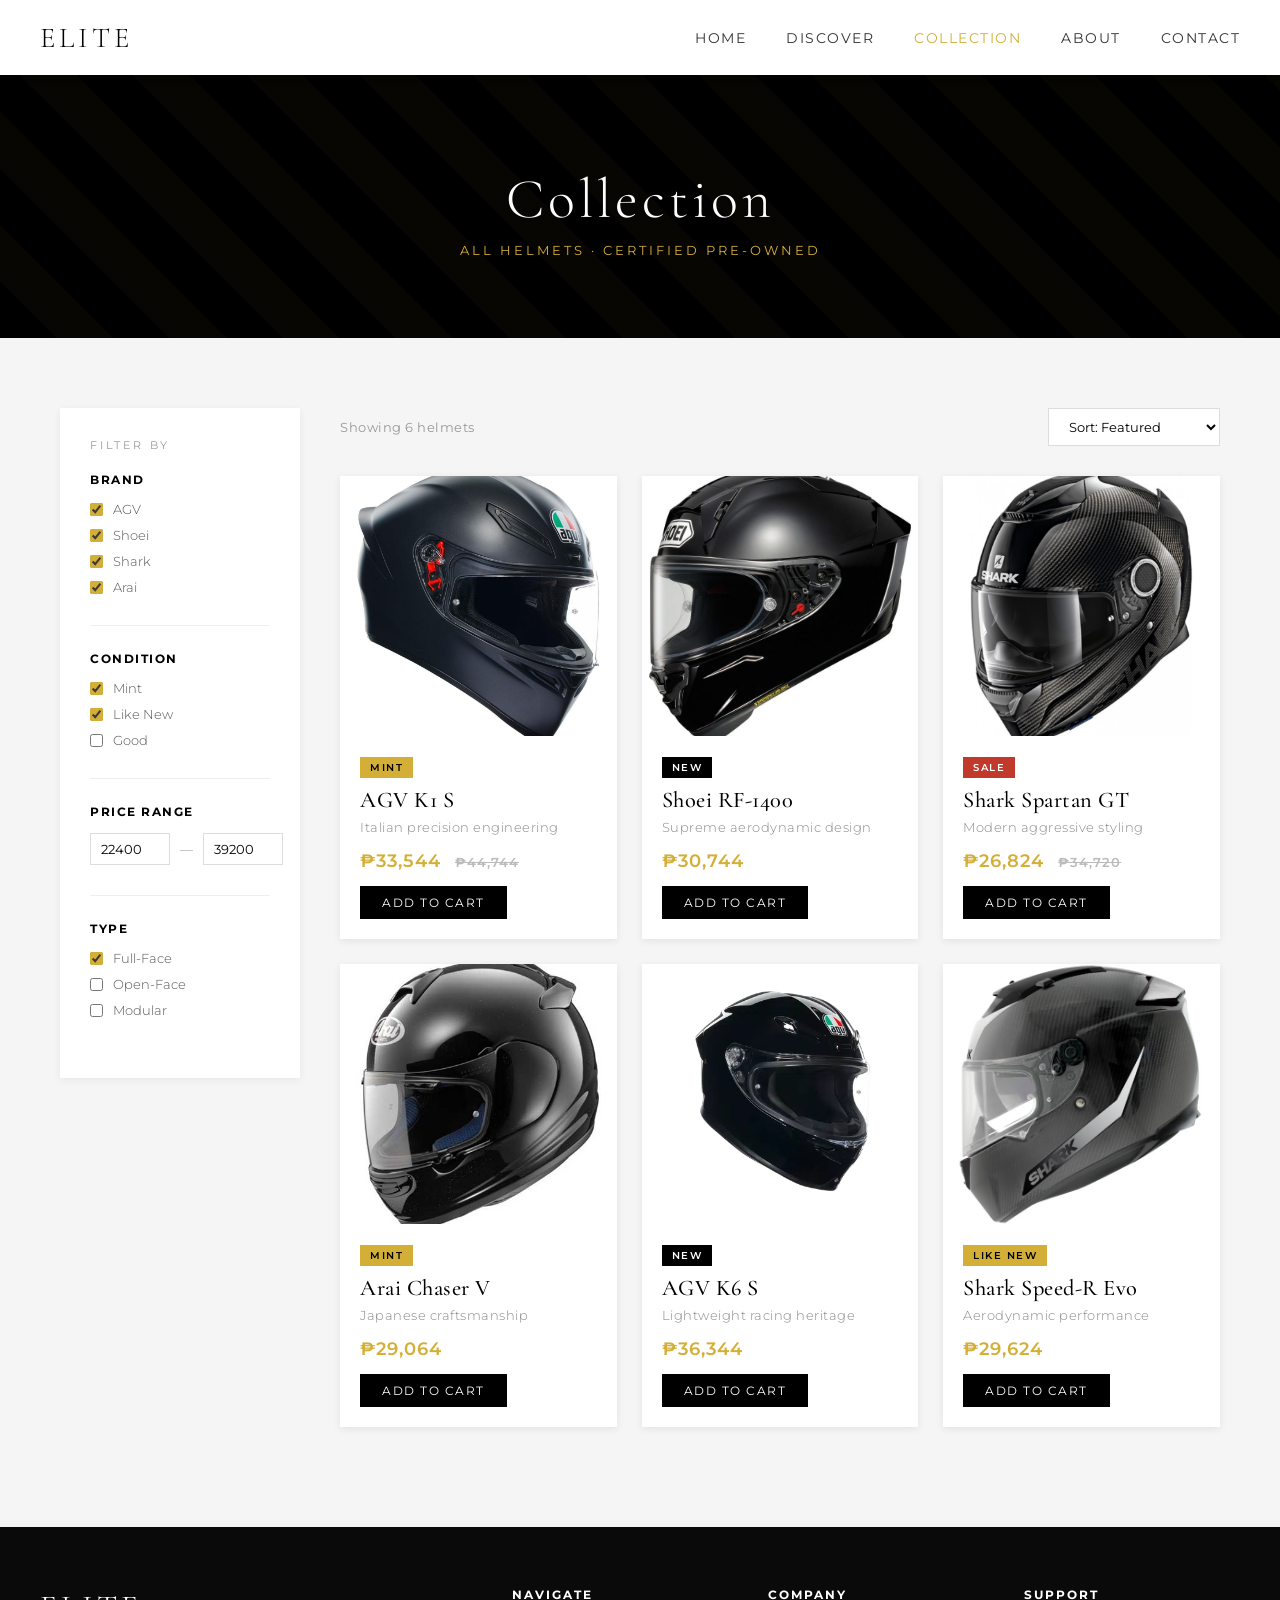
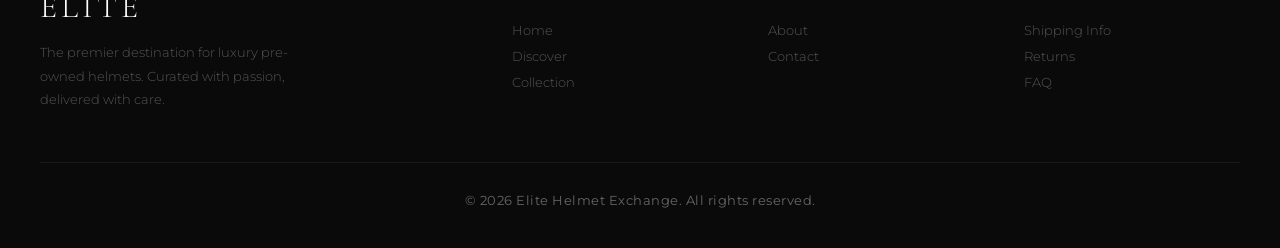
<file: collection.html>
<!DOCTYPE html>
<html lang="en">
<head>
    <meta charset="UTF-8">
    <meta name="viewport" content="width=device-width, initial-scale=1.0">
    <title>Collection – Elite Helmet Exchange</title>
    <link rel="stylesheet" href="styles.css">
    <style>
        .collection-layout {
            display: grid;
            grid-template-columns: 240px 1fr;
            gap: 40px;
            max-width: 1200px;
            margin: 70px auto;
            padding: 0 20px;
            align-items: start;
        }

        /* ── Filters Sidebar ── */
        .filters {
            background: #fff;
            padding: 30px;
            box-shadow: 0 2px 8px rgba(0,0,0,0.06);
            position: sticky;
            top: 90px;
        }

        .filter-title {
            font-size: 0.7rem;
            letter-spacing: 3px;
            text-transform: uppercase;
            color: #999;
            margin-bottom: 20px;
        }

        .filter-group {
            margin-bottom: 30px;
        }

        .filter-group h4 {
            font-size: 0.78rem;
            letter-spacing: 1.5px;
            text-transform: uppercase;
            color: #000;
            margin-bottom: 14px;
        }

        .filter-group label {
            display: flex;
            align-items: center;
            gap: 10px;
            font-size: 0.82rem;
            color: #555;
            font-weight: 300;
            margin-bottom: 10px;
            cursor: pointer;
        }

        .filter-group input[type="checkbox"] {
            accent-color: #d4af37;
        }

        .filter-divider {
            height: 1px;
            background: #eee;
            margin-bottom: 25px;
        }

        .price-range {
            display: flex;
            gap: 10px;
            align-items: center;
        }

        .price-range input {
            width: 80px;
            padding: 7px 10px;
            border: 1px solid #ddd;
            font-size: 0.82rem;
            font-family: 'Montserrat', sans-serif;
        }

        .price-range span {
            font-size: 0.8rem;
            color: #aaa;
        }
        
        .collection-toolbar {
            display: flex;
            justify-content: space-between;
            align-items: center;
            margin-bottom: 30px;
        }

        .results-count {
            font-size: 0.8rem;
            color: #999;
            letter-spacing: 0.5px;
        }

        .sort-select {
            padding: 9px 16px;
            border: 1px solid #ddd;
            font-size: 0.82rem;
            font-family: 'Montserrat', sans-serif;
            background: #fff;
            cursor: pointer;
        }

        .collection-grid {
            display: grid;
            grid-template-columns: repeat(auto-fill, minmax(260px, 1fr));
            gap: 25px;
        }

        .badge {
            display: inline-block;
            background: #d4af37;
            color: #000;
            font-size: 0.65rem;
            font-weight: 600;
            letter-spacing: 1.5px;
            text-transform: uppercase;
            padding: 4px 10px;
            margin-bottom: 8px;
        }

        .badge.new { background: #000; color: #fff; }
        .badge.sale { background: #c0392b; color: #fff; }

        .original-price {
            font-size: 0.82rem;
            color: #bbb;
            text-decoration: line-through;
            margin-left: 8px;
        }

        @media (max-width: 900px) {
            .collection-layout { grid-template-columns: 1fr; }
            .filters { position: static; }
        }
    </style>
</head>
<body>

    <nav class="navbar">
        <div class="nav-container">
            <a href="index.html" class="logo">ELITE</a>
            <div class="nav-links">
                <a href="index.html">Home</a>
                <a href="home.html">Discover</a>
                <a href="collection.html" class="active">Collection</a>
                <a href="about.html">About</a>
                <a href="contact.html">Contact</a>
            </div>
        </div>
    </nav>

    <div class="page-header">
        <h1>Collection</h1>
        <p>All Helmets · Certified Pre-Owned</p>
    </div>

    <div class="collection-layout">

        <!-- Sidebar Filters -->
        <aside class="filters">
            <p class="filter-title">Filter By</p>

            <div class="filter-group">
                <h4>Brand</h4>
                <label><input type="checkbox" checked> AGV</label>
                <label><input type="checkbox" checked> Shoei</label>
                <label><input type="checkbox" checked> Shark</label>
                <label><input type="checkbox" checked> Arai</label>
            </div>

            <div class="filter-divider"></div>

            <div class="filter-group">
                <h4>Condition</h4>
                <label><input type="checkbox" checked> Mint</label>
                <label><input type="checkbox" checked> Like New</label>
                <label><input type="checkbox"> Good</label>
            </div>

            <div class="filter-divider"></div>

            <div class="filter-group">
                <h4>Price Range</h4>
                <div class="price-range">
                    <input type="number" placeholder="Min" value="22400">
                    <span>—</span>
                    <input type="number" placeholder="Max" value="39200">
                </div>
            </div>

            <div class="filter-divider"></div>

            <div class="filter-group">
                <h4>Type</h4>
                <label><input type="checkbox" checked> Full-Face</label>
                <label><input type="checkbox"> Open-Face</label>
                <label><input type="checkbox"> Modular</label>
            </div>
        </aside>

        <!-- Main Grid -->
        <div class="collection-main">
            <div class="collection-toolbar">
                <span class="results-count">Showing 6 helmets</span>
                <select class="sort-select">
                    <option>Sort: Featured</option>
                    <option>Price: Low to High</option>
                    <option>Price: High to Low</option>
                    <option>Newest First</option>
                </select>
            </div>

            <div class="collection-grid">
                <div class="helmet-item">
                    <img src="images/helm1.png" alt="AGV K1 S">
                    <div class="helmet-info">
                        <span class="badge">Mint</span>
                        <h3>AGV K1 S</h3>
                        <p>Italian precision engineering</p>
                        <span class="price">₱33,544 <span class="original-price">₱44,744</span></span>
                        <a href="#" class="btn-small">Add to Cart</a>
                    </div>
                </div>
                <div class="helmet-item">
                    <img src="images/helm2.png" alt="Shoei RF-1400">
                    <div class="helmet-info">
                        <span class="badge new">New</span>
                        <h3>Shoei RF-1400</h3>
                        <p>Supreme aerodynamic design</p>
                        <span class="price">₱30,744</span>
                        <a href="#" class="btn-small">Add to Cart</a>
                    </div>
                </div>
                <div class="helmet-item">
                    <img src="images/helm3.png" alt="Shark Spartan">
                    <div class="helmet-info">
                        <span class="badge sale">Sale</span>
                        <h3>Shark Spartan GT</h3>
                        <p>Modern aggressive styling</p>
                        <span class="price">₱26,824 <span class="original-price">₱34,720</span></span>
                        <a href="#" class="btn-small">Add to Cart</a>
                    </div>
                </div>
                <div class="helmet-item">
                    <img src="images/helm4.png" alt="Arai Chaser">
                    <div class="helmet-info">
                        <span class="badge">Mint</span>
                        <h3>Arai Chaser V</h3>
                        <p>Japanese craftsmanship</p>
                        <span class="price">₱29,064</span>
                        <a href="#" class="btn-small">Add to Cart</a>
                    </div>
                </div>
                <div class="helmet-item">
                    <img src="images/helm5.png" alt="AGV K6 S">
                    <div class="helmet-info">
                        <span class="badge new">New</span>
                        <h3>AGV K6 S</h3>
                        <p>Lightweight racing heritage</p>
                        <span class="price">₱36,344</span>
                        <a href="#" class="btn-small">Add to Cart</a>
                    </div>
                </div>
                <div class="helmet-item">
                    <img src="images/helm6.png" alt="Shark Speed-R">
                    <div class="helmet-info">
                        <span class="badge">Like New</span>
                        <h3>Shark Speed-R Evo</h3>
                        <p>Aerodynamic performance</p>
                        <span class="price">₱29,624</span>
                        <a href="#" class="btn-small">Add to Cart</a>
                    </div>
                </div>
            </div>
        </div>

    </div>

    <footer class="footer">
        <div class="footer-grid">
            <div class="footer-brand">
                <a href="index.html" class="logo">ELITE</a>
                <p>The premier destination for luxury pre-owned helmets. Curated with passion, delivered with care.</p>
            </div>
            <div class="footer-col">
                <h4>Navigate</h4>
                <a href="index.html">Home</a>
                <a href="home.html">Discover</a>
                <a href="collection.html">Collection</a>
            </div>
            <div class="footer-col">
                <h4>Company</h4>
                <a href="about.html">About</a>
                <a href="contact.html">Contact</a>
            </div>
            <div class="footer-col">
                <h4>Support</h4>
                <a href="#">Shipping Info</a>
                <a href="#">Returns</a>
                <a href="#">FAQ</a>
            </div>
        </div>
        <div class="footer-bottom">
            <p>&copy; 2026 Elite Helmet Exchange. All rights reserved.</p>
        </div>
    </footer>

</body>
</html>
</file>
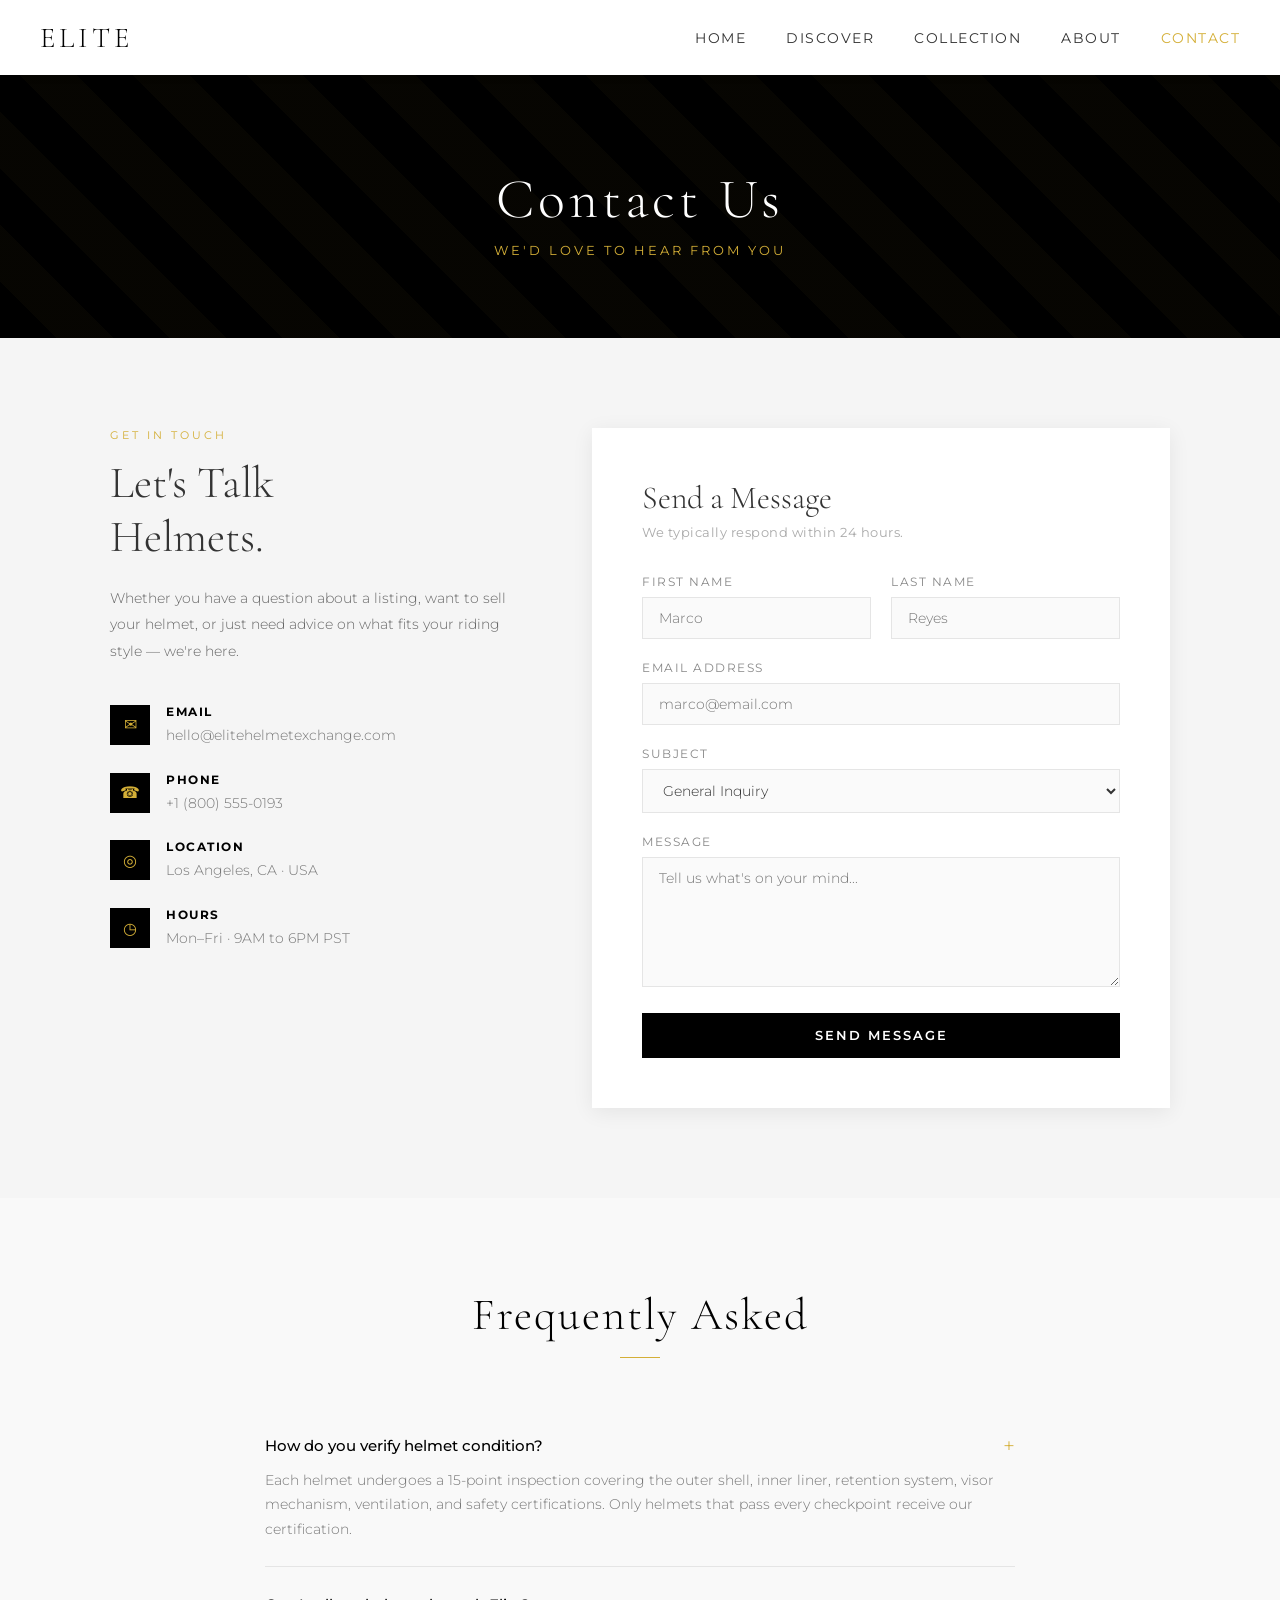
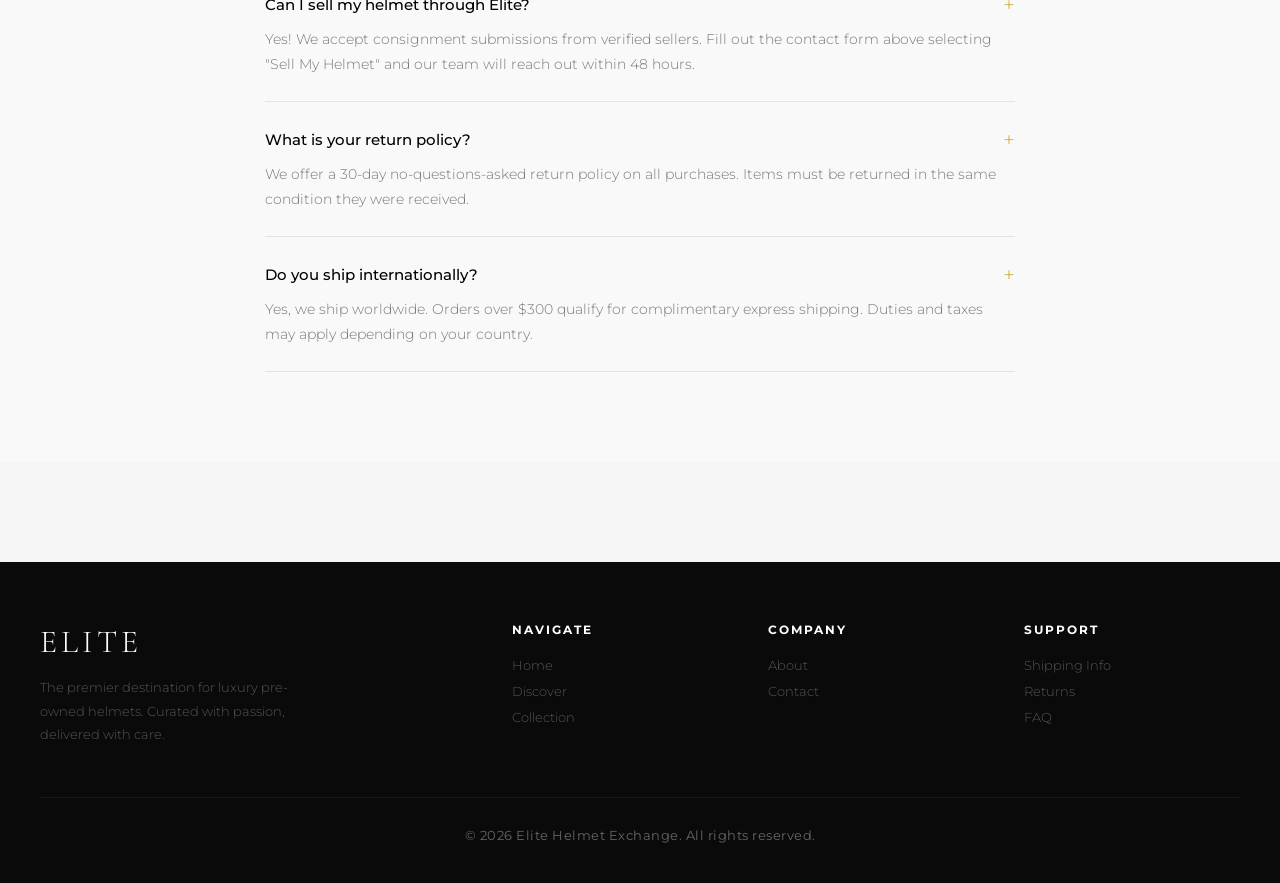
<file: contact.html>
<!DOCTYPE html>
<html lang="en">
<head>
    <meta charset="UTF-8">
    <meta name="viewport" content="width=device-width, initial-scale=1.0">
    <title>Contact – Elite Helmet Exchange</title>
    <link rel="stylesheet" href="styles.css">
    <style>
        .contact-layout {
            display: grid;
            grid-template-columns: 1fr 1.4fr;
            max-width: 1100px;
            margin: 90px auto;
            padding: 0 20px;
            gap: 70px;
            align-items: start;
        }

        /* ── Info Side ── */
        .contact-info .eyebrow {
            font-size: 0.7rem;
            letter-spacing: 3px;
            text-transform: uppercase;
            color: #d4af37;
            margin-bottom: 15px;
            display: block;
        }

        .contact-info h2 {
            font-family: 'Cormorant Garamond', serif;
            font-size: 2.8rem;
            font-weight: 300;
            line-height: 1.2;
            margin-bottom: 20px;
        }

        .contact-info p {
            font-size: 0.88rem;
            line-height: 1.9;
            color: #666;
            font-weight: 300;
            margin-bottom: 40px;
        }

        .contact-details {
            display: flex;
            flex-direction: column;
            gap: 24px;
        }

        .contact-detail {
            display: flex;
            gap: 16px;
            align-items: flex-start;
        }

        .detail-icon {
            width: 40px;
            height: 40px;
            background: #000;
            color: #d4af37;
            display: flex;
            align-items: center;
            justify-content: center;
            font-size: 1rem;
            flex-shrink: 0;
        }

        .detail-text h4 {
            font-size: 0.72rem;
            letter-spacing: 1.5px;
            text-transform: uppercase;
            color: #000;
            margin-bottom: 4px;
        }

        .detail-text p {
            font-size: 0.85rem;
            color: #777;
            font-weight: 300;
            margin: 0;
        }

        /* ── Form Side ── */
        .contact-form-wrap {
            background: #fff;
            padding: 50px;
            box-shadow: 0 4px 20px rgba(0,0,0,0.07);
        }

        .contact-form-wrap h3 {
            font-family: 'Cormorant Garamond', serif;
            font-size: 2rem;
            font-weight: 300;
            margin-bottom: 8px;
        }

        .contact-form-wrap > p {
            font-size: 0.8rem;
            color: #aaa;
            letter-spacing: 0.5px;
            margin-bottom: 35px;
        }

        .form-row {
            display: grid;
            grid-template-columns: 1fr 1fr;
            gap: 20px;
        }

        .form-group {
            margin-bottom: 22px;
        }

        .form-group label {
            display: block;
            font-size: 0.72rem;
            letter-spacing: 1.5px;
            text-transform: uppercase;
            color: #888;
            margin-bottom: 8px;
        }

        .form-group input,
        .form-group select,
        .form-group textarea {
            width: 100%;
            padding: 12px 16px;
            border: 1px solid #e5e5e5;
            font-size: 0.85rem;
            font-family: 'Montserrat', sans-serif;
            font-weight: 300;
            color: #333;
            background: #fafafa;
            transition: border 0.3s;
            outline: none;
        }

        .form-group input:focus,
        .form-group select:focus,
        .form-group textarea:focus {
            border-color: #d4af37;
            background: #fff;
        }

        .form-group textarea {
            resize: vertical;
            min-height: 130px;
        }

        .submit-btn {
            width: 100%;
            padding: 15px;
            background: #000;
            color: #fff;
            border: none;
            font-family: 'Montserrat', sans-serif;
            font-size: 0.8rem;
            font-weight: 600;
            letter-spacing: 2px;
            text-transform: uppercase;
            cursor: pointer;
            transition: background 0.3s;
        }

        .submit-btn:hover { background: #d4af37; color: #000; }

        /* ── FAQ ── */
        .faq-section {
            background: #f9f9f9;
            padding: 90px 20px;
        }

        .faq-list {
            max-width: 750px;
            margin: 50px auto 0;
        }

        .faq-item {
            border-bottom: 1px solid #e5e5e5;
            padding: 25px 0;
        }

        .faq-item h4 {
            font-size: 0.95rem;
            font-weight: 500;
            color: #000;
            margin-bottom: 10px;
            cursor: pointer;
            display: flex;
            justify-content: space-between;
            align-items: center;
        }

        .faq-item h4::after {
            content: "+";
            color: #d4af37;
            font-size: 1.3rem;
            font-weight: 300;
        }

        .faq-item p {
            font-size: 0.85rem;
            line-height: 1.8;
            color: #777;
            font-weight: 300;
        }

        @media (max-width: 900px) {
            .contact-layout { grid-template-columns: 1fr; }
            .form-row { grid-template-columns: 1fr; }
            .contact-form-wrap { padding: 30px; }
        }
    </style>
</head>
<body>

    <nav class="navbar">
        <div class="nav-container">
            <a href="index.html" class="logo">ELITE</a>
            <div class="nav-links">
                <a href="index.html">Home</a>
                <a href="home.html">Discover</a>
                <a href="collection.html">Collection</a>
                <a href="about.html">About</a>
                <a href="contact.html" class="active">Contact</a>
            </div>
        </div>
    </nav>

    <div class="page-header">
        <h1>Contact Us</h1>
        <p>We'd Love to Hear From You</p>
    </div>

    <div class="contact-layout">

        <!-- Info -->
        <div class="contact-info">
            <span class="eyebrow">Get in Touch</span>
            <h2>Let's Talk<br>Helmets.</h2>
            <p>Whether you have a question about a listing, want to sell your helmet, or just need advice on what fits your riding style — we're here.</p>

            <div class="contact-details">
                <div class="contact-detail">
                    <div class="detail-icon">✉</div>
                    <div class="detail-text">
                        <h4>Email</h4>
                        <p>hello@elitehelmetexchange.com</p>
                    </div>
                </div>
                <div class="contact-detail">
                    <div class="detail-icon">☎</div>
                    <div class="detail-text">
                        <h4>Phone</h4>
                        <p>+1 (800) 555-0193</p>
                    </div>
                </div>
                <div class="contact-detail">
                    <div class="detail-icon">◎</div>
                    <div class="detail-text">
                        <h4>Location</h4>
                        <p>Los Angeles, CA · USA</p>
                    </div>
                </div>
                <div class="contact-detail">
                    <div class="detail-icon">◷</div>
                    <div class="detail-text">
                        <h4>Hours</h4>
                        <p>Mon–Fri · 9AM to 6PM PST</p>
                    </div>
                </div>
            </div>
        </div>

        <!-- Form -->
        <div class="contact-form-wrap">
            <h3>Send a Message</h3>
            <p>We typically respond within 24 hours.</p>

            <div class="form-row">
                <div class="form-group">
                    <label>First Name</label>
                    <input type="text" placeholder="Marco">
                </div>
                <div class="form-group">
                    <label>Last Name</label>
                    <input type="text" placeholder="Reyes">
                </div>
            </div>

            <div class="form-group">
                <label>Email Address</label>
                <input type="email" placeholder="marco@email.com">
            </div>

            <div class="form-group">
                <label>Subject</label>
                <select>
                    <option>General Inquiry</option>
                    <option>Order Question</option>
                    <option>Sell My Helmet</option>
                    <option>Returns & Exchanges</option>
                    <option>Other</option>
                </select>
            </div>

            <div class="form-group">
                <label>Message</label>
                <textarea placeholder="Tell us what's on your mind..."></textarea>
            </div>

            <button class="submit-btn">Send Message</button>
        </div>

    </div>

    <!-- FAQ -->
    <section class="faq-section">
        <div class="container">
            <h2 class="section-title">Frequently Asked</h2>
            <div class="section-divider"></div>
            <div class="faq-list">
                <div class="faq-item">
                    <h4>How do you verify helmet condition?</h4>
                    <p>Each helmet undergoes a 15-point inspection covering the outer shell, inner liner, retention system, visor mechanism, ventilation, and safety certifications. Only helmets that pass every checkpoint receive our certification.</p>
                </div>
                <div class="faq-item">
                    <h4>Can I sell my helmet through Elite?</h4>
                    <p>Yes! We accept consignment submissions from verified sellers. Fill out the contact form above selecting "Sell My Helmet" and our team will reach out within 48 hours.</p>
                </div>
                <div class="faq-item">
                    <h4>What is your return policy?</h4>
                    <p>We offer a 30-day no-questions-asked return policy on all purchases. Items must be returned in the same condition they were received.</p>
                </div>
                <div class="faq-item">
                    <h4>Do you ship internationally?</h4>
                    <p>Yes, we ship worldwide. Orders over $300 qualify for complimentary express shipping. Duties and taxes may apply depending on your country.</p>
                </div>
            </div>
        </div>
    </section>

    <footer class="footer">
        <div class="footer-grid">
            <div class="footer-brand">
                <a href="index.html" class="logo">ELITE</a>
                <p>The premier destination for luxury pre-owned helmets. Curated with passion, delivered with care.</p>
            </div>
            <div class="footer-col">
                <h4>Navigate</h4>
                <a href="index.html">Home</a>
                <a href="home.html">Discover</a>
                <a href="collection.html">Collection</a>
            </div>
            <div class="footer-col">
                <h4>Company</h4>
                <a href="about.html">About</a>
                <a href="contact.html">Contact</a>
            </div>
            <div class="footer-col">
                <h4>Support</h4>
                <a href="#">Shipping Info</a>
                <a href="#">Returns</a>
                <a href="#">FAQ</a>
            </div>
        </div>
        <div class="footer-bottom">
            <p>&copy; 2026 Elite Helmet Exchange. All rights reserved.</p>
        </div>
    </footer>

</body>
</html>
</file>
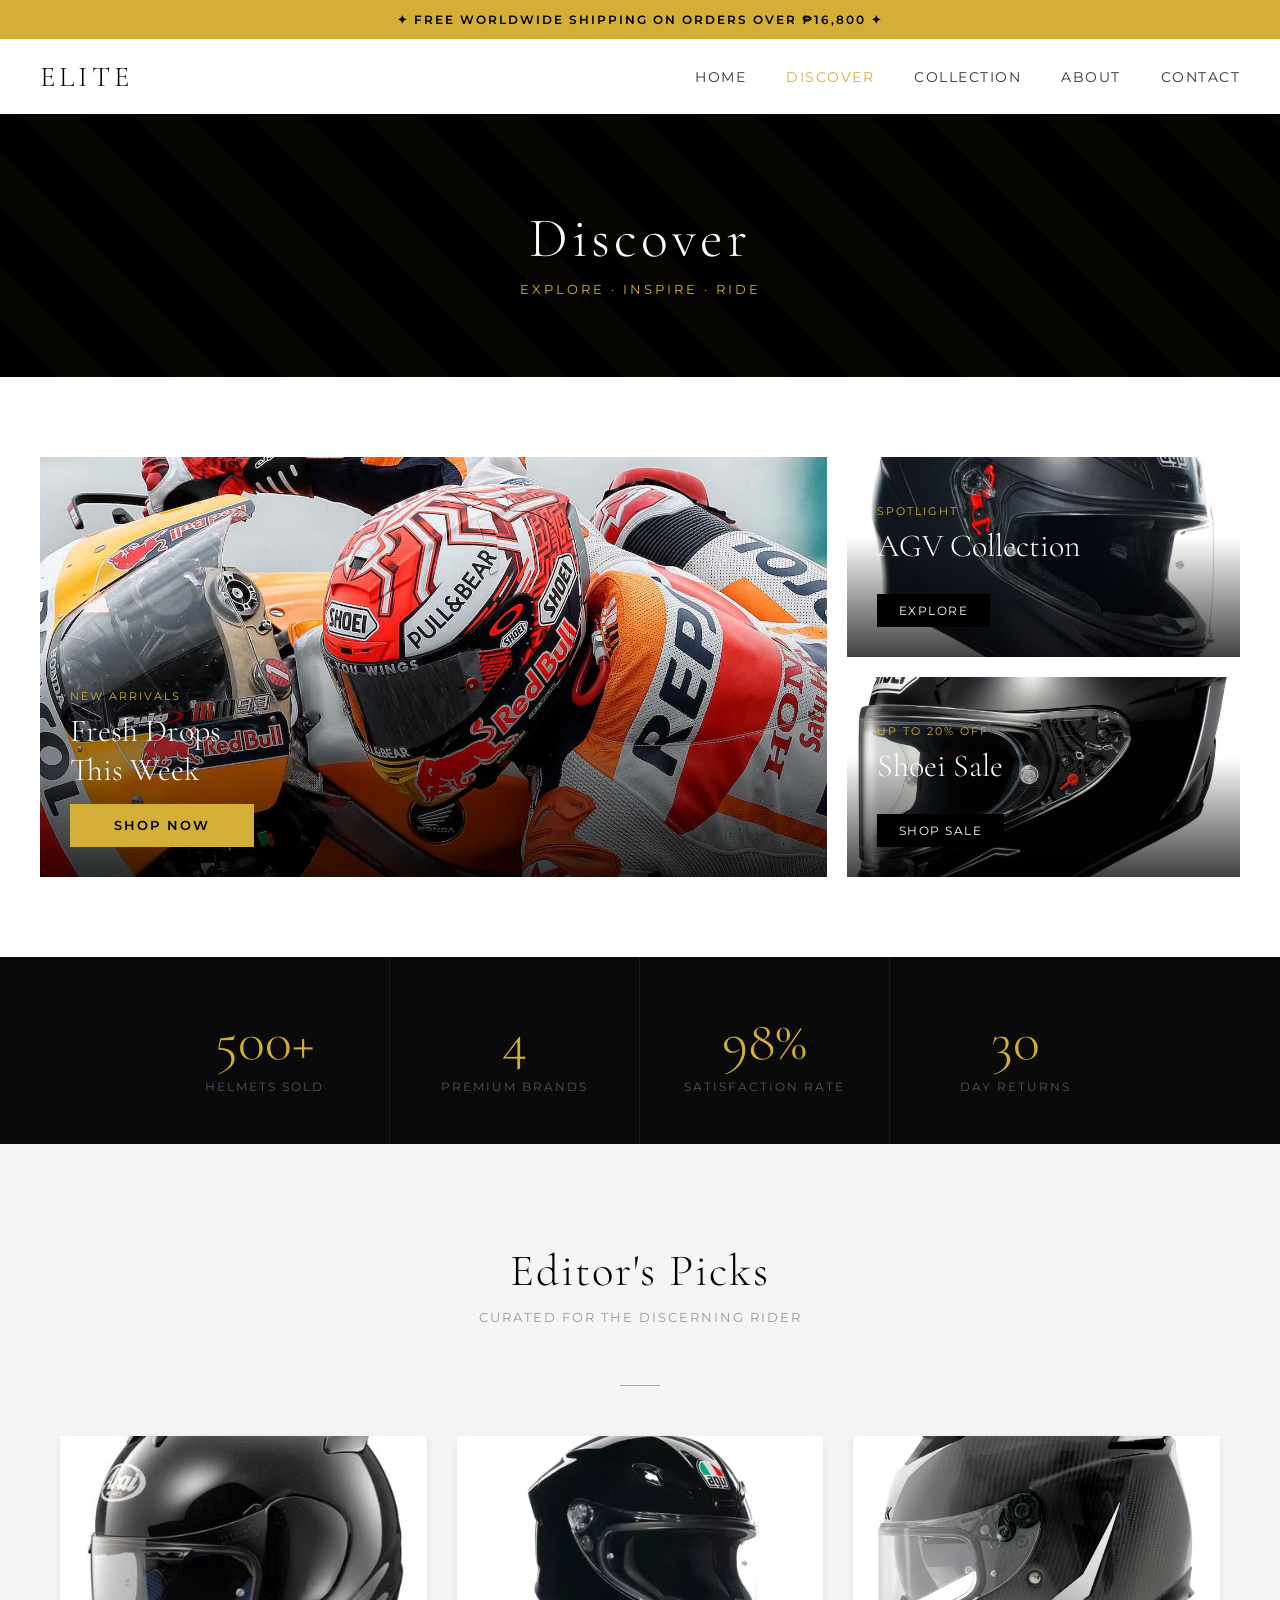
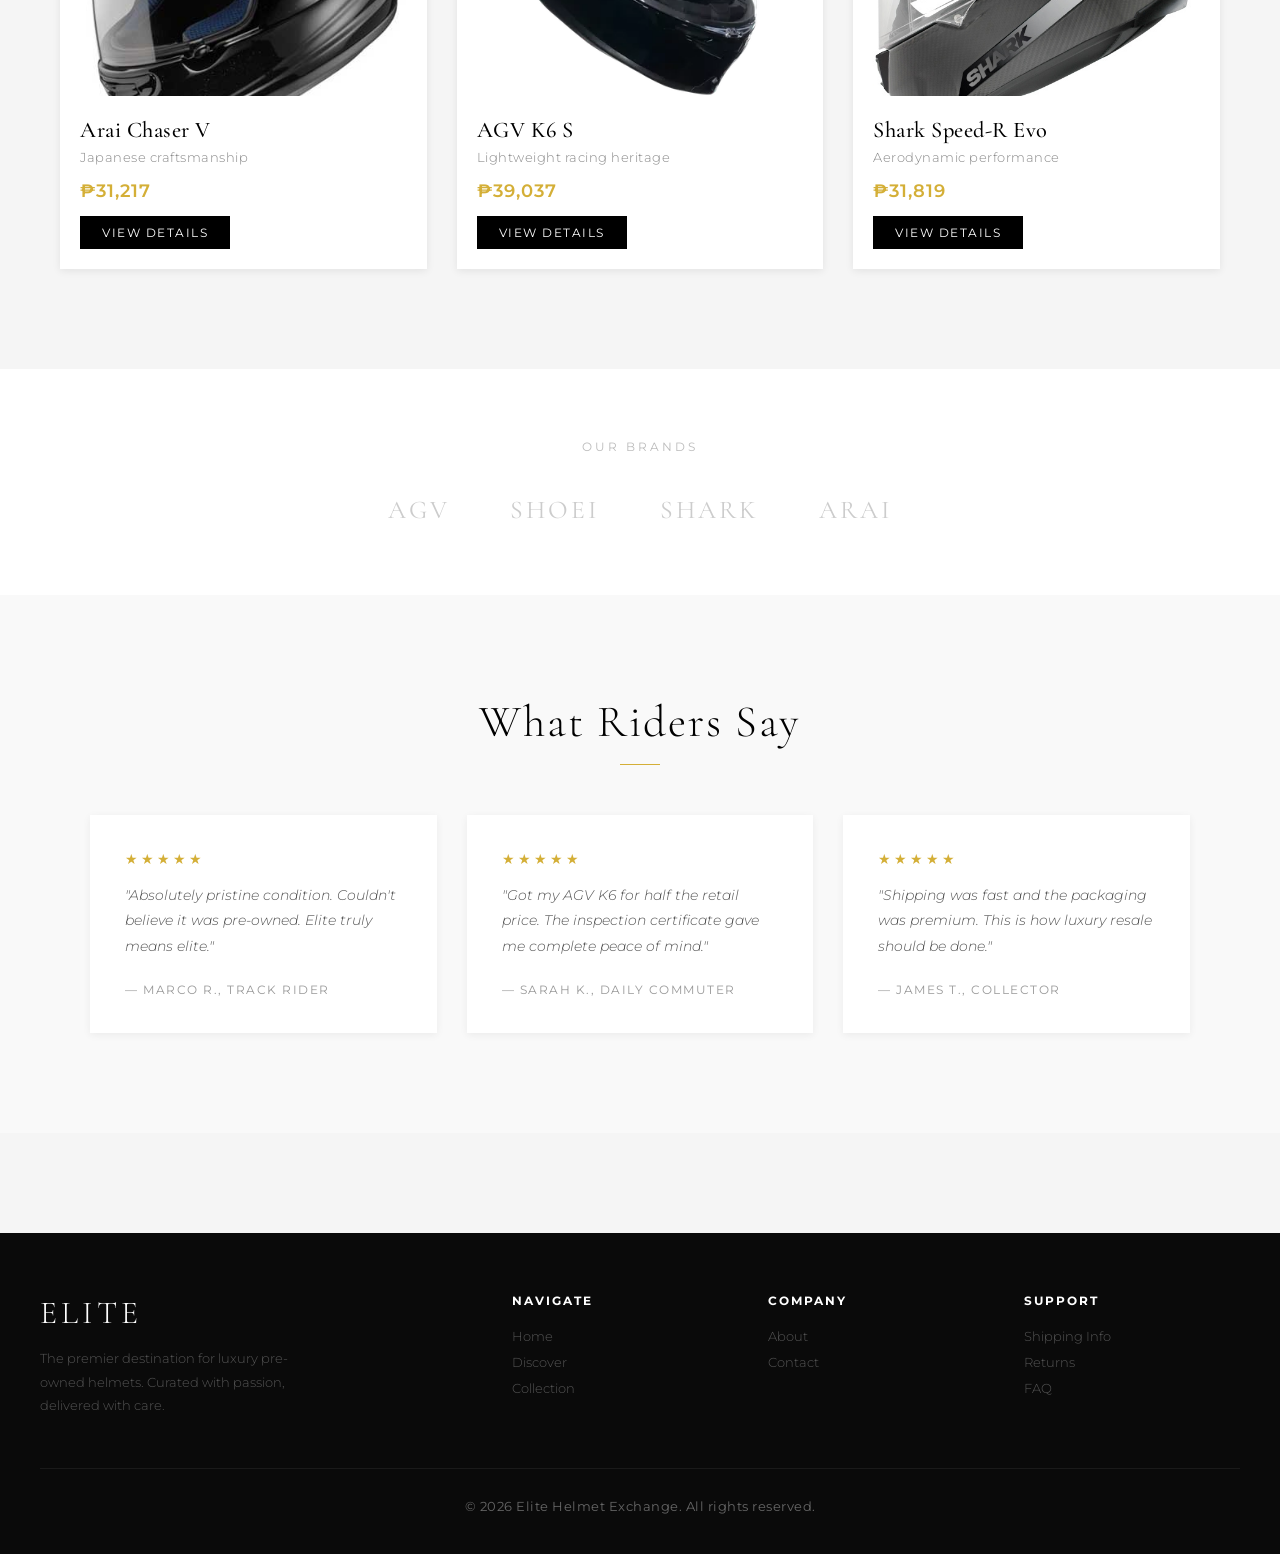
<file: home.html>
<!DOCTYPE html>
<html lang="en">
<head>
    <meta charset="UTF-8">
    <meta name="viewport" content="width=device-width, initial-scale=1.0">
    <title>Discover – Elite Helmet Exchange</title>
    <link rel="stylesheet" href="styles.css">
    <style>
        /* ── Promo Strip ── */
        .promo-strip {
            background: #d4af37;
            text-align: center;
            padding: 12px 20px;
            font-size: 0.78rem;
            font-weight: 600;
            letter-spacing: 2px;
            text-transform: uppercase;
            color: #000;
        }

        /* ── Promo Tiles ── */
        .promo-section {
            padding: 80px 20px;
            background: #fff;
        }

        .promo-grid {
            display: grid;
            grid-template-columns: 2fr 1fr;
            gap: 20px;
            max-width: 1200px;
            margin: 0 auto;
        }

        .promo-tile {
            position: relative;
            overflow: hidden;
            min-height: 340px;
            display: flex;
            align-items: flex-end;
        }

        .promo-tile img {
            position: absolute;
            inset: 0;
            width: 100%;
            height: 100%;
            object-fit: cover;
            transition: transform 0.6s;
        }

        .promo-tile:hover img { transform: scale(1.05); }

        .promo-tile::after {
            content: "";
            position: absolute;
            inset: 0;
            background: linear-gradient(to top, rgba(0,0,0,0.75) 0%, transparent 60%);
        }

        .promo-content {
            position: relative;
            z-index: 2;
            padding: 30px;
            color: #fff;
        }

        .promo-badge {
            font-size: 0.7rem;
            letter-spacing: 2px;
            text-transform: uppercase;
            color: #d4af37;
            display: block;
            margin-bottom: 8px;
        }

        .promo-content h3 {
            font-family: 'Cormorant Garamond', serif;
            font-size: 2rem;
            font-weight: 300;
            margin-bottom: 15px;
        }

        .promo-tile.small { min-height: 200px; }

        .promo-side {
            display: flex;
            flex-direction: column;
            gap: 20px;
        }

        /* ── Stats Strip ── */
        .stats-strip {
            background: #0a0a0a;
            display: flex;
            justify-content: center;
        }

        .stat-block {
            flex: 1;
            max-width: 250px;
            padding: 50px 20px;
            text-align: center;
            border-right: 1px solid #1a1a1a;
        }

        .stat-block:last-child { border: none; }

        .stat-num {
            font-family: 'Cormorant Garamond', serif;
            font-size: 3.5rem;
            font-weight: 300;
            color: #d4af37;
            display: block;
        }

        .stat-label {
            font-size: 0.72rem;
            letter-spacing: 2px;
            text-transform: uppercase;
            color: #555;
            margin-top: 5px;
            display: block;
        }

        /* ── Featured (home) ── */
        .featured-home {
            padding: 100px 20px;
        }

        /* ── Brand Logos ── */
        .brands-section {
            background: #fff;
            padding: 70px 20px;
            text-align: center;
        }

        .brands-section p {
            font-size: 0.75rem;
            letter-spacing: 3px;
            text-transform: uppercase;
            color: #bbb;
            margin-bottom: 40px;
        }

        .brand-logos {
            display: flex;
            justify-content: center;
            align-items: center;
            gap: 60px;
            flex-wrap: wrap;
        }

        .brand-logo {
            font-family: 'Cormorant Garamond', serif;
            font-size: 1.6rem;
            font-weight: 400;
            color: #ccc;
            letter-spacing: 3px;
            transition: color 0.3s;
        }

        .brand-logo:hover { color: #d4af37; }

        /* ── Testimonials ── */
        .testimonials {
            background: #f9f9f9;
            padding: 100px 20px;
        }

        .testimonial-grid {
            display: grid;
            grid-template-columns: repeat(3, 1fr);
            gap: 30px;
            max-width: 1100px;
            margin: 0 auto;
        }

        .testimonial-card {
            background: #fff;
            padding: 35px;
            box-shadow: 0 2px 8px rgba(0,0,0,0.06);
        }

        .stars {
            color: #d4af37;
            font-size: 0.9rem;
            letter-spacing: 3px;
            margin-bottom: 15px;
        }

        .testimonial-card p {
            font-size: 0.88rem;
            line-height: 1.8;
            color: #555;
            font-weight: 300;
            font-style: italic;
            margin-bottom: 20px;
        }

        .testimonial-author {
            font-size: 0.75rem;
            letter-spacing: 1.5px;
            text-transform: uppercase;
            color: #999;
        }

        @media (max-width: 900px) {
            .promo-grid { grid-template-columns: 1fr; }
            .testimonial-grid { grid-template-columns: 1fr; }
            .stats-strip { flex-wrap: wrap; }
            .stat-block { border-right: none; border-bottom: 1px solid #1a1a1a; max-width: 100%; }
        }
    </style>
</head>
<body>

    <div class="promo-strip">✦ Free Worldwide Shipping on Orders Over ₱16,800 ✦</div>

    <nav class="navbar">
        <div class="nav-container">
            <a href="index.html" class="logo">ELITE</a>
            <div class="nav-links">
                <a href="index.html">Home</a>
                <a href="home.html" class="active">Discover</a>
                <a href="collection.html">Collection</a>
                <a href="about.html">About</a>
                <a href="contact.html">Contact</a>
            </div>
        </div>
    </nav>

    <!-- Page Header -->
    <div class="page-header">
        <h1>Discover</h1>
        <p>Explore · Inspire · Ride</p>
    </div>

    <!-- Promo Tiles -->
    <section class="promo-section">
        <div class="promo-grid">
            <div class="promo-tile">
                <img src="images/cover.png" alt="New Arrivals">
                <div class="promo-content">
                    <span class="promo-badge">New Arrivals</span>
                    <h3>Fresh Drops<br>This Week</h3>
                    <a href="collection.html" class="cta-btn">Shop Now</a>
                </div>
            </div>
            <div class="promo-side">
                <div class="promo-tile small">
                    <img src="images/helm1.png" alt="AGV Collection">
                    <div class="promo-content">
                        <span class="promo-badge">Spotlight</span>
                        <h3>AGV Collection</h3>
                        <a href="collection.html" class="btn-small">Explore</a>
                    </div>
                </div>
                <div class="promo-tile small">
                    <img src="images/helm2.png" alt="Shoei">
                    <div class="promo-content">
                        <span class="promo-badge">Up to 20% Off</span>
                        <h3>Shoei Sale</h3>
                        <a href="collection.html" class="btn-small">Shop Sale</a>
                    </div>
                </div>
            </div>
        </div>
    </section>

    <!-- Stats -->
    <div class="stats-strip">
        <div class="stat-block">
            <span class="stat-num">500+</span>
            <span class="stat-label">Helmets Sold</span>
        </div>
        <div class="stat-block">
            <span class="stat-num">4</span>
            <span class="stat-label">Premium Brands</span>
        </div>
        <div class="stat-block">
            <span class="stat-num">98%</span>
            <span class="stat-label">Satisfaction Rate</span>
        </div>
        <div class="stat-block">
            <span class="stat-num">30</span>
            <span class="stat-label">Day Returns</span>
        </div>
    </div>

    <!-- Featured -->
    <section class="featured-home">
        <div class="container">
            <h2 class="section-title">Editor's Picks</h2>
            <p class="section-subtitle">Curated for the discerning rider</p>
            <div class="section-divider"></div>
            <div class="helmet-grid">
                <div class="helmet-item">
                    <img src="images/helm4.png" alt="Arai Chaser">
                    <div class="helmet-info">
                        <h3>Arai Chaser V</h3>
                        <p>Japanese craftsmanship</p>
                        <span class="price">₱31,217</span>
                        <a href="collection.html" class="btn-small">View Details</a>
                    </div>
                </div>
                <div class="helmet-item">
                    <img src="images/helm5.png" alt="AGV K6 S">
                    <div class="helmet-info">
                        <h3>AGV K6 S</h3>
                        <p>Lightweight racing heritage</p>
                        <span class="price">₱39,037</span>
                        <a href="collection.html" class="btn-small">View Details</a>
                    </div>
                </div>
                <div class="helmet-item">
                    <img src="images/helm6.png" alt="Shark Speed-R">
                    <div class="helmet-info">
                        <h3>Shark Speed-R Evo</h3>
                        <p>Aerodynamic performance</p>
                        <span class="price">₱31,819</span>
                        <a href="collection.html" class="btn-small">View Details</a>
                    </div>
                </div>
            </div>
        </div>
    </section>

    <!-- Brands -->
    <section class="brands-section">
        <p>Our Brands</p>
        <div class="brand-logos">
            <span class="brand-logo">AGV</span>
            <span class="brand-logo">SHOEI</span>
            <span class="brand-logo">SHARK</span>
            <span class="brand-logo">ARAI</span>
        </div>
    </section>

    <!-- Testimonials -->
    <section class="testimonials">
        <div class="container">
            <h2 class="section-title">What Riders Say</h2>
            <div class="section-divider"></div>
            <div class="testimonial-grid">
                <div class="testimonial-card">
                    <div class="stars">★★★★★</div>
                    <p>"Absolutely pristine condition. Couldn't believe it was pre-owned. Elite truly means elite."</p>
                    <span class="testimonial-author">— Marco R., Track Rider</span>
                </div>
                <div class="testimonial-card">
                    <div class="stars">★★★★★</div>
                    <p>"Got my AGV K6 for half the retail price. The inspection certificate gave me complete peace of mind."</p>
                    <span class="testimonial-author">— Sarah K., Daily Commuter</span>
                </div>
                <div class="testimonial-card">
                    <div class="stars">★★★★★</div>
                    <p>"Shipping was fast and the packaging was premium. This is how luxury resale should be done."</p>
                    <span class="testimonial-author">— James T., Collector</span>
                </div>
            </div>
        </div>
    </section>

    <footer class="footer">
        <div class="footer-grid">
            <div class="footer-brand">
                <a href="index.html" class="logo">ELITE</a>
                <p>The premier destination for luxury pre-owned helmets. Curated with passion, delivered with care.</p>
            </div>
            <div class="footer-col">
                <h4>Navigate</h4>
                <a href="index.html">Home</a>
                <a href="home.html">Discover</a>
                <a href="collection.html">Collection</a>
            </div>
            <div class="footer-col">
                <h4>Company</h4>
                <a href="about.html">About</a>
                <a href="contact.html">Contact</a>
            </div>
            <div class="footer-col">
                <h4>Support</h4>
                <a href="#">Shipping Info</a>
                <a href="#">Returns</a>
                <a href="#">FAQ</a>
            </div>
        </div>
        <div class="footer-bottom">
            <p>&copy; 2026 Elite Helmet Exchange. All rights reserved.</p>
        </div>
    </footer>

</body>
</html>
</file>
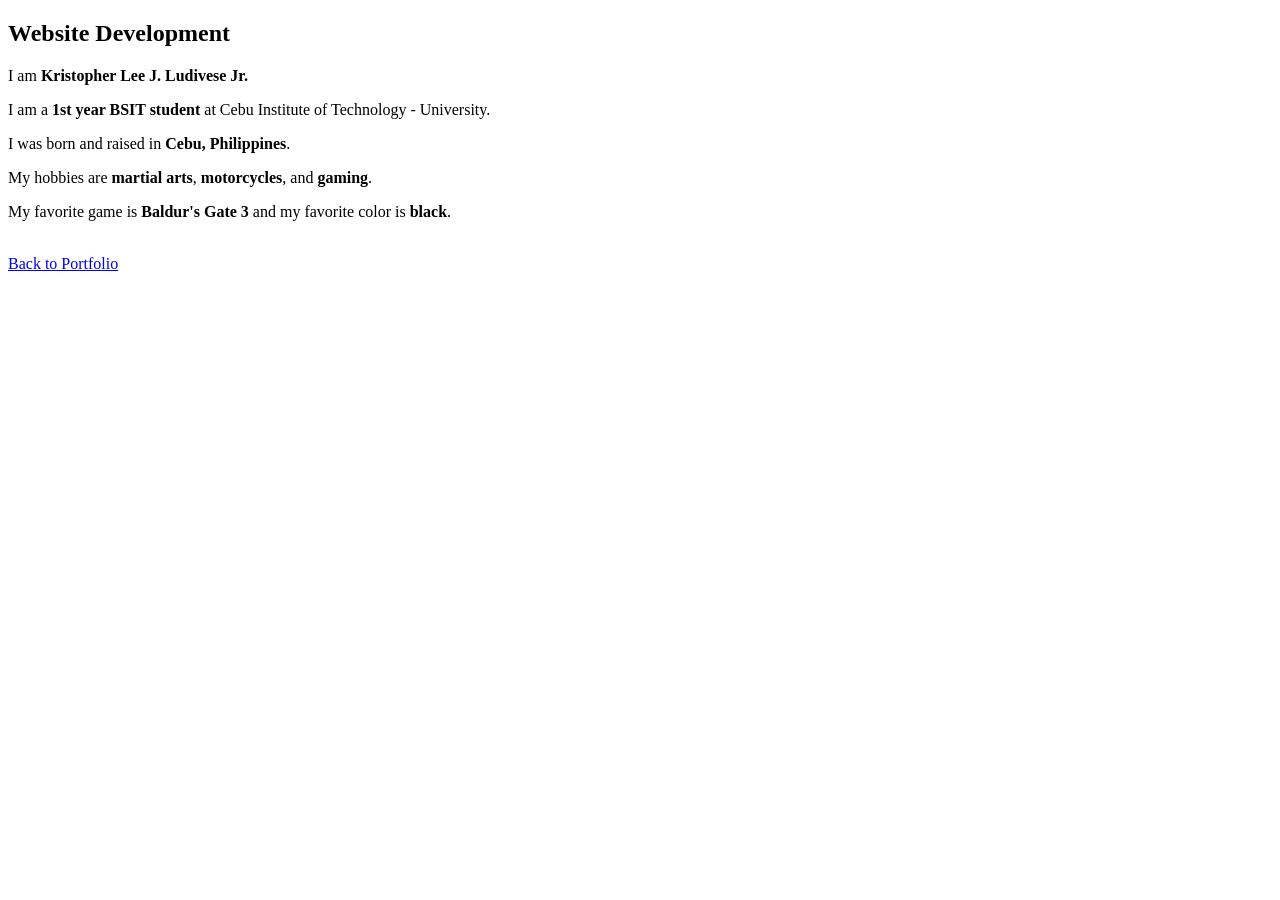
<file: portfolio/Activities/Activity1/activity1.html>
<!DOCTYPE html>
<html>
<head>
  <title>Activity 1</title>
</head>
<body>

  <h2>Website Development</h2>

  <p>I am <b>Kristopher Lee J. Ludivese Jr.</b></p>

  <p>I am a <b>1st year BSIT student</b> at Cebu Institute of Technology - University.</p>

  <p>I was born and raised in <b>Cebu, Philippines</b>.</p>

  <p>My hobbies are <b>martial arts</b>, <b>motorcycles</b>, and <b>gaming</b>.</p>

  <p>My favorite game is <b>Baldur's Gate 3</b> and my favorite color is <b>black</b>.</p>

  <br>
  <a href="../../index.html">Back to Portfolio</a>

</body>
</html>
</file>
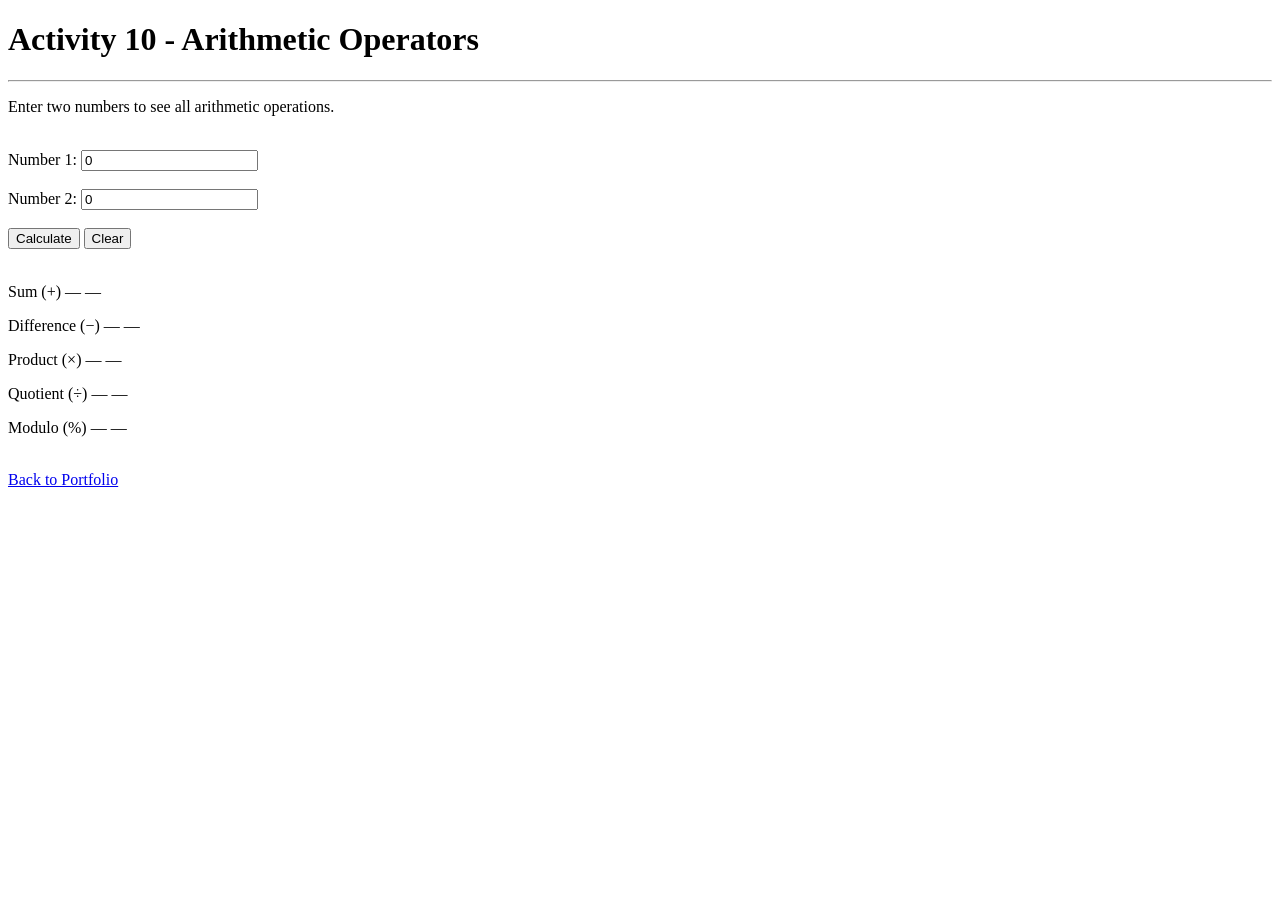
<file: portfolio/Activities/Activity10/activity10.html>
<!DOCTYPE html>
<html>
<head>
  <title>Activity 10 - Arithmetic Operators</title>
</head>
<body>

  <h1>Activity 10 - Arithmetic Operators</h1>
  <hr>

  <p>Enter two numbers to see all arithmetic operations.</p>

  <br>

  <label>Number 1: </label>
  <input type="number" id="num1" value="0"><br><br>

  <label>Number 2: </label>
  <input type="number" id="num2" value="0"><br><br>

  <button onclick="calculate()">Calculate</button>
  <button onclick="clearAll()">Clear</button>

  <br><br>

  <p>Sum (+) &mdash; <span id="sum">&mdash;</span></p>
  <p>Difference (&minus;) &mdash; <span id="diff">&mdash;</span></p>
  <p>Product (&times;) &mdash; <span id="prod">&mdash;</span></p>
  <p>Quotient (&divide;) &mdash; <span id="quot">&mdash;</span></p>
  <p>Modulo (%) &mdash; <span id="mod">&mdash;</span></p>

  <script>
    function calculate() {
      var a = Number(document.getElementById("num1").value);
      var b = Number(document.getElementById("num2").value);

      document.getElementById("sum").innerHTML = a + b;
      document.getElementById("diff").innerHTML = a - b;
      document.getElementById("prod").innerHTML = a * b;
      document.getElementById("quot").innerHTML = b != 0 ? a / b : "Cannot divide by zero";
      document.getElementById("mod").innerHTML = b != 0 ? a % b : "Cannot divide by zero";
    }

    function clearAll() {
      document.getElementById("num1").value = 0;
      document.getElementById("num2").value = 0;
      document.getElementById("sum").innerHTML = "&mdash;";
      document.getElementById("diff").innerHTML = "&mdash;";
      document.getElementById("prod").innerHTML = "&mdash;";
      document.getElementById("quot").innerHTML = "&mdash;";
      document.getElementById("mod").innerHTML = "&mdash;";
    }
  </script>

  <br>
  <a href="../../index.html">Back to Portfolio</a>

</body>
</html>
</file>
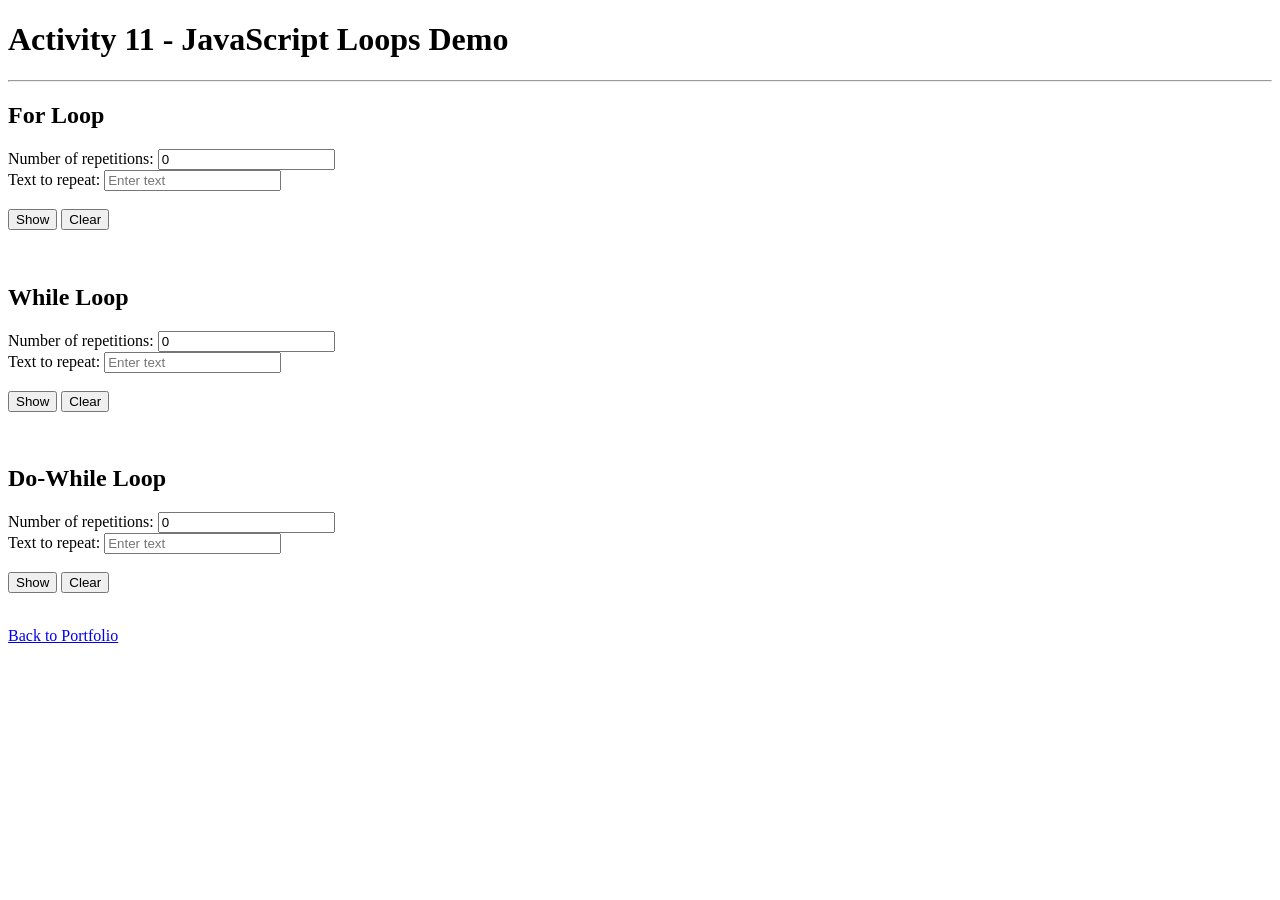
<file: portfolio/Activities/Activity11/activity11.html>
<!DOCTYPE html>
<html>
<head>
  <title>Activity 11 - JS Loops</title>
</head>
<body>

  <h1>Activity 11 - JavaScript Loops Demo</h1>
  <hr>

  <h2>For Loop</h2>
  <label>Number of repetitions: </label>
  <input type="number" id="forCount" value="0"><br>
  <label>Text to repeat: </label>
  <input type="text" id="forText" placeholder="Enter text"><br><br>
  <button onclick="runFor()">Show</button>
  <button onclick="clearFor()">Clear</button>
  <p id="forOutput"></p>

  <br>

  <h2>While Loop</h2>
  <label>Number of repetitions: </label>
  <input type="number" id="whileCount" value="0"><br>
  <label>Text to repeat: </label>
  <input type="text" id="whileText" placeholder="Enter text"><br><br>
  <button onclick="runWhile()">Show</button>
  <button onclick="clearWhile()">Clear</button>
  <p id="whileOutput"></p>

  <br>

  <h2>Do-While Loop</h2>
  <label>Number of repetitions: </label>
  <input type="number" id="doCount" value="0"><br>
  <label>Text to repeat: </label>
  <input type="text" id="doText" placeholder="Enter text"><br><br>
  <button onclick="runDo()">Show</button>
  <button onclick="clearDo()">Clear</button>
  <p id="doOutput"></p>

  <script>
    function runFor() {
      var n = Number(document.getElementById("forCount").value);
      var text = document.getElementById("forText").value;
      var output = "";
      for (var i = 0; i < n; i++) {
        output += text + "<br>";
      }
      document.getElementById("forOutput").innerHTML = output;
    }

    function clearFor() {
      document.getElementById("forCount").value = 0;
      document.getElementById("forText").value = "";
      document.getElementById("forOutput").innerHTML = "";
    }

    function runWhile() {
      var n = Number(document.getElementById("whileCount").value);
      var text = document.getElementById("whileText").value;
      var output = "";
      var i = 0;
      while (i < n) {
        output += text + "<br>";
        i++;
      }
      document.getElementById("whileOutput").innerHTML = output;
    }

    function clearWhile() {
      document.getElementById("whileCount").value = 0;
      document.getElementById("whileText").value = "";
      document.getElementById("whileOutput").innerHTML = "";
    }

    function runDo() {
      var n = Number(document.getElementById("doCount").value);
      var text = document.getElementById("doText").value;
      var output = "";
      var i = 0;
      do {
        if (i < n) output += text + "<br>";
        i++;
      } while (i < n);
      document.getElementById("doOutput").innerHTML = output;
    }

    function clearDo() {
      document.getElementById("doCount").value = 0;
      document.getElementById("doText").value = "";
      document.getElementById("doOutput").innerHTML = "";
    }
  </script>

  <br>
  <a href="../../index.html">Back to Portfolio</a>

</body>
</html>
</file>
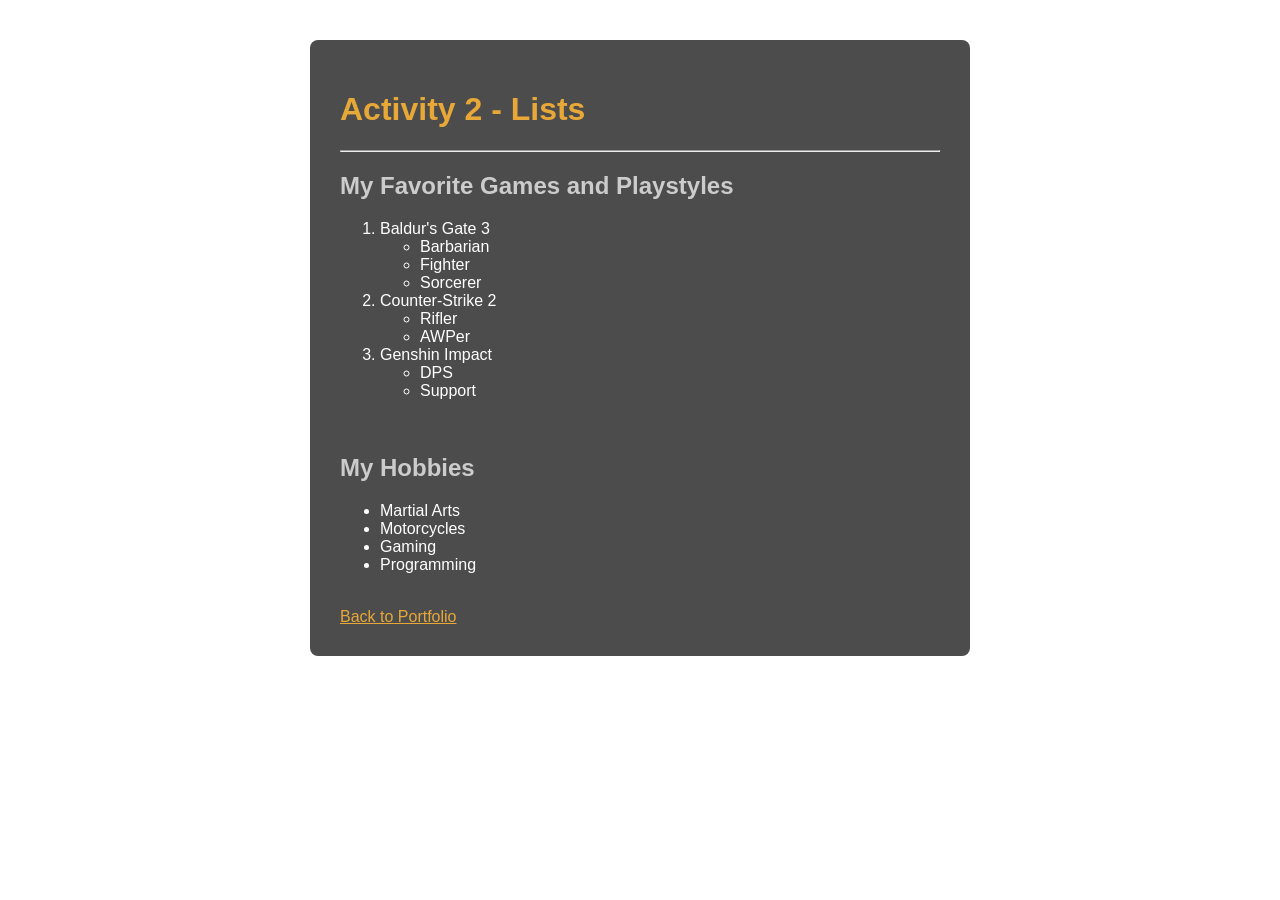
<file: portfolio/Activities/Activity2/activity2.html>
<!DOCTYPE html>
<html>
<head>
  <title>Activity 2</title>
  <style>
    body {
      background-image: url('https://images.unsplash.com/photo-1542751371-adc38448a05e?w=1200');
      background-size: cover;
      background-attachment: fixed;
      font-family: Arial, sans-serif;
      color: white;
    }
    .container {
      background-color: rgba(0, 0, 0, 0.7);
      max-width: 600px;
      margin: 40px auto;
      padding: 30px;
      border-radius: 8px;
    }
    h1 { color: #e8a838; }
    h2 { color: #ccc; margin-top: 20px; }
    a { color: #e8a838; }
  </style>
</head>
<body>
  <div class="container">

    <h1>Activity 2 - Lists</h1>
    <hr>

    <h2>My Favorite Games and Playstyles</h2>

    <ol>
      <li>Baldur's Gate 3
        <ul>
          <li>Barbarian</li>
          <li>Fighter</li>
          <li>Sorcerer</li>
        </ul>
      </li>
      <li>Counter-Strike 2
        <ul>
          <li>Rifler</li>
          <li>AWPer</li>
        </ul>
      </li>
      <li>Genshin Impact
        <ul>
          <li>DPS</li>
          <li>Support</li>
        </ul>
      </li>
    </ol>

    <br>

    <h2>My Hobbies</h2>

    <ul>
      <li>Martial Arts</li>
      <li>Motorcycles</li>
      <li>Gaming</li>
      <li>Programming</li>
    </ul>

    <br>
    <a href="../../index.html">Back to Portfolio</a>

  </div>
</body>
</html>
</file>
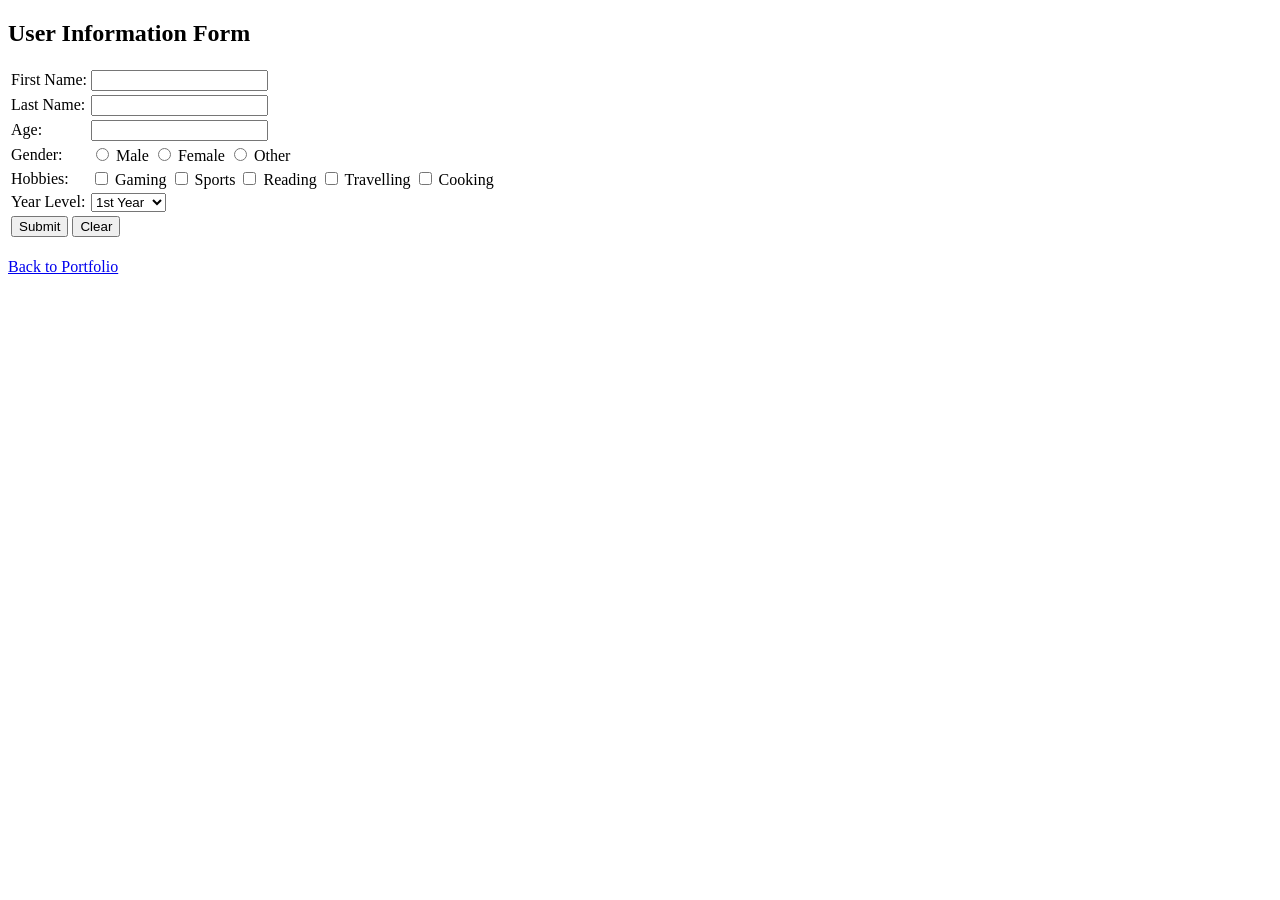
<file: portfolio/Activities/Activity4/activity4.html>
<!DOCTYPE html>
<html>
<head>
  <title>Activity 4</title>
</head>
<body>

  <h2>User Information Form</h2>

  <form>
    <table>
      <tr>
        <td>First Name:</td>
        <td><input type="text" name="fname"></td>
      </tr>
      <tr>
        <td>Last Name:</td>
        <td><input type="text" name="lname"></td>
      </tr>
      <tr>
        <td>Age:</td>
        <td><input type="number" name="age"></td>
      </tr>
      <tr>
        <td>Gender:</td>
        <td>
          <input type="radio" name="gender" value="male"> Male
          <input type="radio" name="gender" value="female"> Female
          <input type="radio" name="gender" value="other"> Other
        </td>
      </tr>
      <tr>
        <td>Hobbies:</td>
        <td>
          <input type="checkbox" name="hobby" value="gaming"> Gaming
          <input type="checkbox" name="hobby" value="sports"> Sports
          <input type="checkbox" name="hobby" value="reading"> Reading
          <input type="checkbox" name="hobby" value="travelling"> Travelling
          <input type="checkbox" name="hobby" value="cooking"> Cooking
        </td>
      </tr>
      <tr>
        <td>Year Level:</td>
        <td>
          <select name="yearlevel">
            <option value="1">1st Year</option>
            <option value="2">2nd Year</option>
            <option value="3">3rd Year</option>
            <option value="4">4th Year</option>
          </select>
        </td>
      </tr>
      <tr>
        <td colspan="2">
          <input type="submit" value="Submit">
          <input type="reset" value="Clear">
        </td>
      </tr>
    </table>
  </form>

  <br>
  <a href="../../index.html">Back to Portfolio</a>

</body>
</html>
</file>
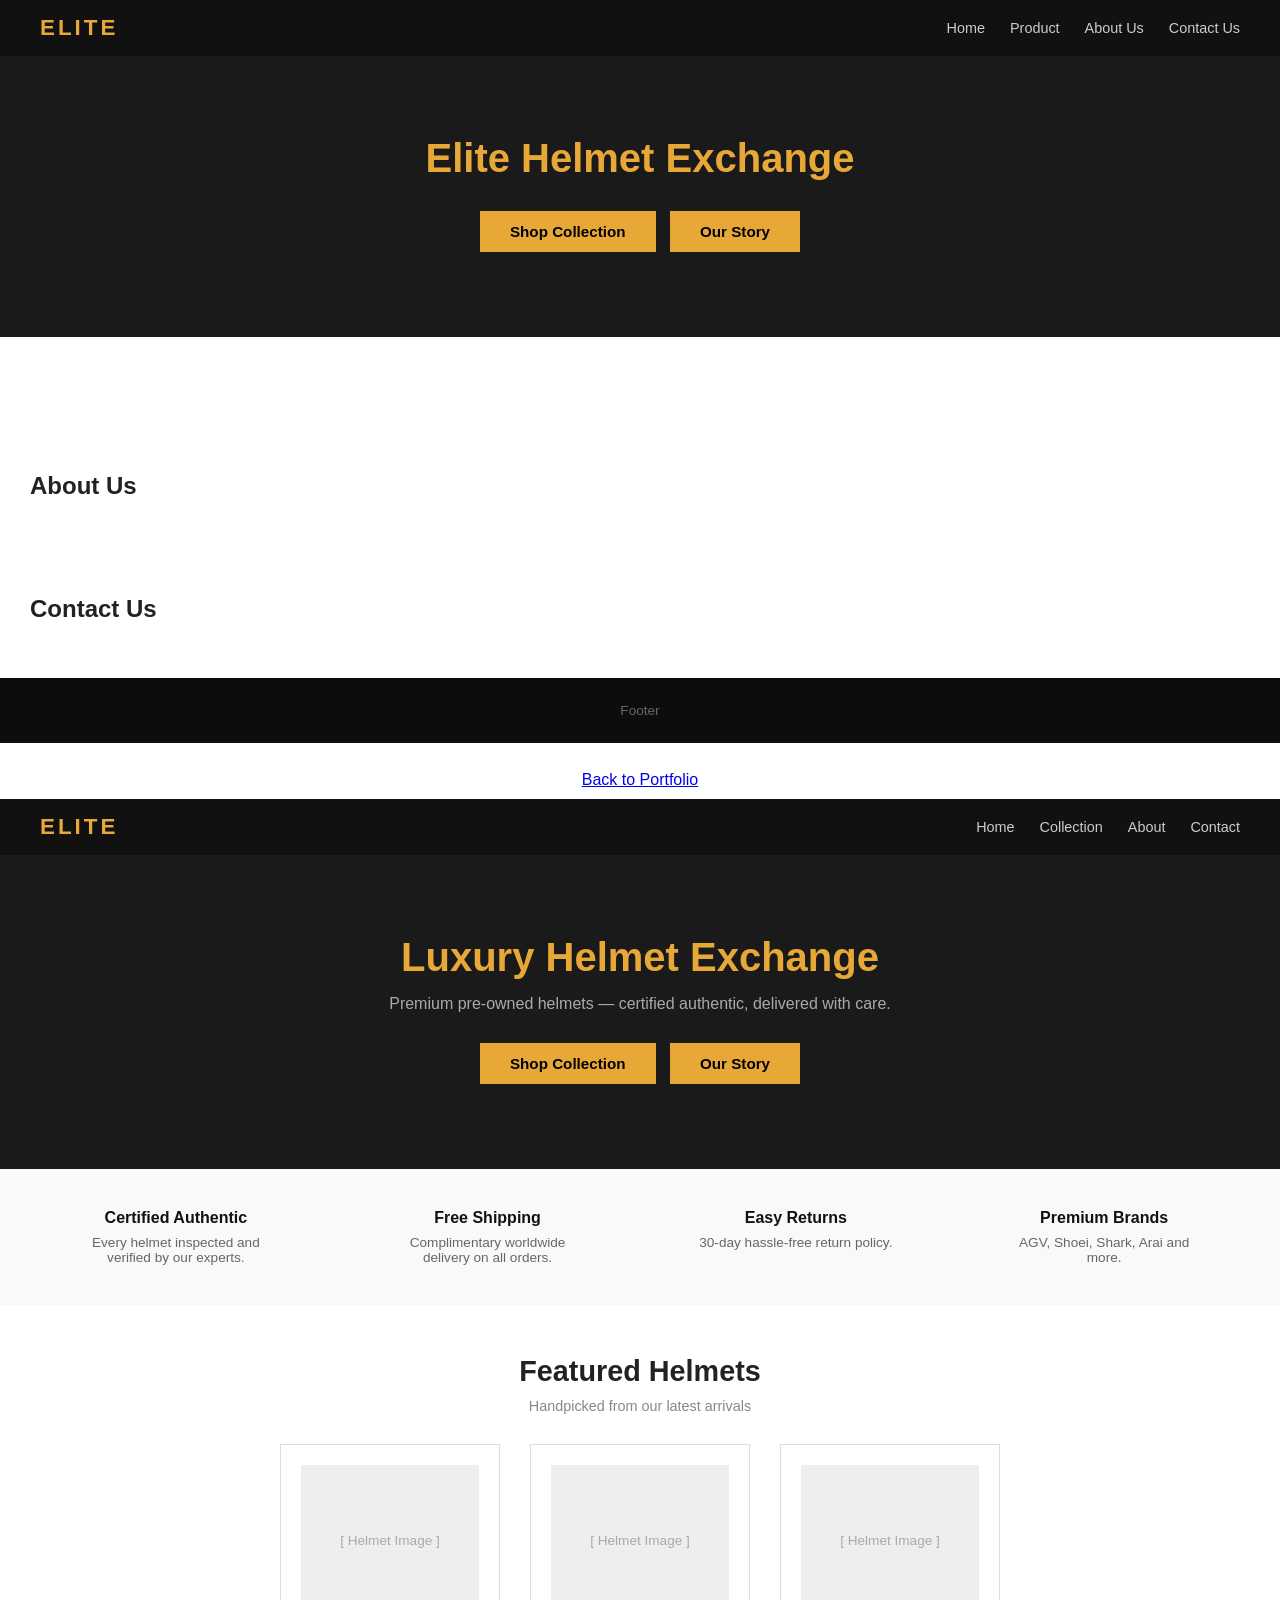
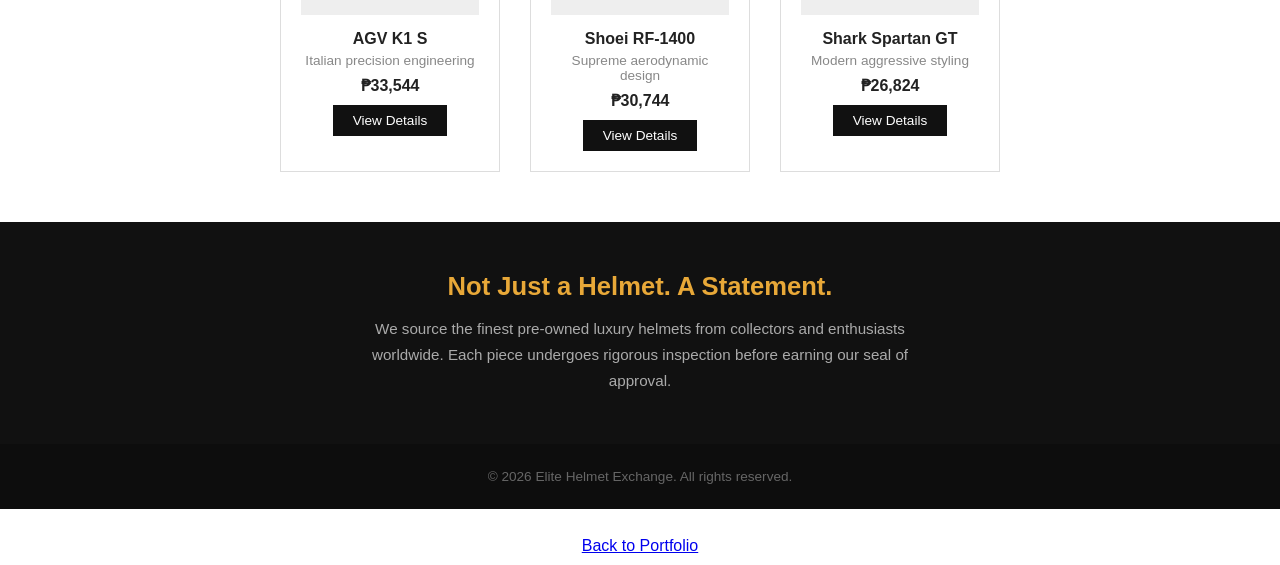
<file: portfolio/Activities/Activity5/activity5.html>
<!DOCTYPE html>
<html>
<head>
  <title>Activity 5</title>
  <style>
    * { margin: 0; padding: 0; box-sizing: border-box; }
    body { font-family: Arial, sans-serif; }

    nav {
      background-color: #111;
      padding: 15px 30px;
      display: flex;
      justify-content: space-between;
      align-items: center;
    }
    nav .logo { color: #e8a838; font-size: 1.2rem; font-weight: bold; }
    nav ul { list-style: none; display: flex; gap: 20px; }
    nav ul li a { color: white; text-decoration: none; }

    .hero {
      background-color: #1a1a1a;
      color: white;
      text-align: center;
      padding: 60px 20px;
    }
    .hero h1 { font-size: 2rem; margin-bottom: 10px; }
    .hero p { color: #aaa; margin-bottom: 20px; }
    .hero button { background: #e8a838; border: none; padding: 10px 25px; font-weight: bold; margin: 5px; cursor: pointer; }

    .section { padding: 40px 30px; }
    .section h2 { margin-bottom: 15px; }
    .section p { color: #555; line-height: 1.7; }

    footer {
      background: #111;
      color: #888;
      text-align: center;
      padding: 20px;
      font-size: 0.85rem;
    }
  </style>
</head>
<body>

  <nav>
    <div class="logo">ELITE</div>
    <ul>
      <li><a href="#home">Home</a></li>
      <li><a href="#product">Product</a></li>
      <li><a href="#about">About Us</a></li>
      <li><a href="#contact">Contact Us</a></li>
    </ul>
  </nav>

  <div class="hero" id="home">
    <h1>Elite Helmet Exchange</h1>
    <p><!-- TODO: Write a short, punchy tagline for the helmet shop here --></p>
    <button>Shop Collection</button>
    <button>Our Story</button>
  </div>

  <div class="section" id="product">
    <!-- TODO: Replace "TITLE HEADING" with the actual section title (e.g. featured product, latest drop, etc.) -->
    <h2><!-- TODO: Section title here --></h2>
    <!-- TODO: Add the actual date of the post/article/feature -->
    <h5><!-- TODO: Date here (e.g. Dec 9, 2024) --></h5>
    <!-- TODO: Write the actual content/description for this section -->
    <p><!-- TODO: Section body text goes here --></p>
  </div>

  <div class="section" id="about">
    <h2>About Us</h2>
    <!-- TODO: Write the About Us blurb — who you are, what you do, why helmets -->
    <p><!-- TODO: About text goes here --></p>
  </div>

  <div class="section" id="contact">
    <h2>Contact Us</h2>
    <!-- TODO: Add actual contact info — email, phone, socials, location, etc. -->
    <p><!-- TODO: Contact details go here --></p>
  </div>

  <footer>Footer</footer>

  <br>
  <div style="text-align:center; padding:10px;">
    <a href="../../index.html">Back to Portfolio</a>
  </div>

</body>
</html>
  <style>
    * { margin: 0; padding: 0; box-sizing: border-box; }

    body {
      font-family: Arial, sans-serif;
      color: #222;
    }

    /* NAVBAR */
    nav {
      background-color: #111;
      padding: 15px 40px;
      display: flex;
      justify-content: space-between;
      align-items: center;
    }

    nav .logo {
      color: #e8a838;
      font-size: 1.4rem;
      font-weight: bold;
      letter-spacing: 3px;
    }

    nav ul {
      list-style: none;
      display: flex;
      gap: 25px;
    }

    nav ul li a {
      color: #ccc;
      text-decoration: none;
      font-size: 0.9rem;
    }

    /* HERO */
    .hero {
      background-color: #1a1a1a;
      color: white;
      text-align: center;
      padding: 80px 20px;
    }

    .hero h1 {
      font-size: 2.5rem;
      margin-bottom: 15px;
      color: #e8a838;
    }

    .hero p {
      font-size: 1rem;
      color: #aaa;
      margin-bottom: 25px;
    }

    .hero button {
      background-color: #e8a838;
      color: #000;
      border: none;
      padding: 12px 30px;
      font-size: 0.95rem;
      font-weight: bold;
      margin: 5px;
      cursor: pointer;
    }

    /* FEATURES */
    .features {
      display: flex;
      justify-content: space-around;
      padding: 40px 20px;
      background-color: #f9f9f9;
      text-align: center;
    }

    .feature-item {
      max-width: 200px;
    }

    .feature-item h3 {
      font-size: 1rem;
      margin-bottom: 8px;
      color: #111;
    }

    .feature-item p {
      font-size: 0.85rem;
      color: #666;
    }

    /* PRODUCTS */
    .products {
      padding: 50px 40px;
      text-align: center;
    }

    .products h2 {
      font-size: 1.8rem;
      margin-bottom: 10px;
    }

    .products p {
      color: #888;
      margin-bottom: 30px;
      font-size: 0.9rem;
    }

    .product-grid {
      display: flex;
      justify-content: center;
      gap: 30px;
      flex-wrap: wrap;
    }

    .product-card {
      border: 1px solid #ddd;
      padding: 20px;
      width: 220px;
      text-align: center;
    }

    .product-card .img-placeholder {
      background-color: #eee;
      height: 150px;
      margin-bottom: 15px;
      display: flex;
      align-items: center;
      justify-content: center;
      color: #aaa;
      font-size: 0.85rem;
    }

    .product-card h3 {
      font-size: 1rem;
      margin-bottom: 5px;
    }

    .product-card p {
      color: #888;
      font-size: 0.85rem;
      margin-bottom: 8px;
    }

    .product-card .price {
      font-weight: bold;
      color: #222;
      font-size: 1rem;
      margin-bottom: 10px;
    }

    .product-card button {
      background-color: #111;
      color: white;
      border: none;
      padding: 8px 20px;
      font-size: 0.85rem;
      cursor: pointer;
    }

    /* ABOUT SECTION */
    .about {
      background-color: #111;
      color: white;
      padding: 50px 40px;
      text-align: center;
    }

    .about h2 {
      font-size: 1.6rem;
      margin-bottom: 15px;
      color: #e8a838;
    }

    .about p {
      max-width: 600px;
      margin: 0 auto;
      color: #aaa;
      font-size: 0.95rem;
      line-height: 1.7;
    }

    /* FOOTER */
    footer {
      background-color: #0d0d0d;
      color: #666;
      text-align: center;
      padding: 25px;
      font-size: 0.85rem;
    }
  </style>
</head>
<body>

  <!-- NAVBAR -->
  <nav>
    <div class="logo">ELITE</div>
    <ul>
      <li><a href="#">Home</a></li>
      <li><a href="#">Collection</a></li>
      <li><a href="#">About</a></li>
      <li><a href="#">Contact</a></li>
    </ul>
  </nav>

  <!-- HERO -->
  <div class="hero">
    <h1>Luxury Helmet Exchange</h1>
    <p>Premium pre-owned helmets — certified authentic, delivered with care.</p>
    <button>Shop Collection</button>
    <button>Our Story</button>
  </div>

  <!-- FEATURES -->
  <div class="features">
    <div class="feature-item">
      <h3>Certified Authentic</h3>
      <p>Every helmet inspected and verified by our experts.</p>
    </div>
    <div class="feature-item">
      <h3>Free Shipping</h3>
      <p>Complimentary worldwide delivery on all orders.</p>
    </div>
    <div class="feature-item">
      <h3>Easy Returns</h3>
      <p>30-day hassle-free return policy.</p>
    </div>
    <div class="feature-item">
      <h3>Premium Brands</h3>
      <p>AGV, Shoei, Shark, Arai and more.</p>
    </div>
  </div>

  <!-- PRODUCTS -->
  <div class="products">
    <h2>Featured Helmets</h2>
    <p>Handpicked from our latest arrivals</p>

    <div class="product-grid">

      <div class="product-card">
        <div class="img-placeholder">[ Helmet Image ]</div>
        <h3>AGV K1 S</h3>
        <p>Italian precision engineering</p>
        <div class="price">&#8369;33,544</div>
        <button>View Details</button>
      </div>

      <div class="product-card">
        <div class="img-placeholder">[ Helmet Image ]</div>
        <h3>Shoei RF-1400</h3>
        <p>Supreme aerodynamic design</p>
        <div class="price">&#8369;30,744</div>
        <button>View Details</button>
      </div>

      <div class="product-card">
        <div class="img-placeholder">[ Helmet Image ]</div>
        <h3>Shark Spartan GT</h3>
        <p>Modern aggressive styling</p>
        <div class="price">&#8369;26,824</div>
        <button>View Details</button>
      </div>

    </div>
  </div>

  <!-- ABOUT -->
  <div class="about">
    <h2>Not Just a Helmet. A Statement.</h2>
    <p>We source the finest pre-owned luxury helmets from collectors and enthusiasts worldwide. Each piece undergoes rigorous inspection before earning our seal of approval.</p>
  </div>

  <!-- FOOTER -->
  <footer>
    <p>&copy; 2026 Elite Helmet Exchange. All rights reserved.</p>
  </footer>

  <br>
  <div style="text-align:center; padding: 10px;">
    <a href="../../index.html">Back to Portfolio</a>
  </div>

</body>
</html>
</file>
<file: styles.css>
@import url('https://fonts.googleapis.com/css2?family=Cormorant+Garamond:wght@300;400;500;600&family=Montserrat:wght@300;400;500;600&display=swap');

* {
    margin: 0;
    padding: 0;
    box-sizing: border-box;
}

body {
    font-family: 'Montserrat', sans-serif;
    background-color: #f5f5f5;
    color: #333;
}

/* ── Navbar ── */
.navbar {
    background: #fff;
    display: flex;
    justify-content: space-between;
    align-items: center;
    padding: 20px 40px;
    position: sticky;
    top: 0;
    z-index: 100;
    box-shadow: 0 2px 8px rgba(0,0,0,0.08);
}

.nav-container {
    display: flex;
    justify-content: space-between;
    align-items: center;
    width: 100%;
}

.logo {
    font-family: 'Cormorant Garamond', serif;
    font-size: 1.8rem;
    font-weight: 300;
    letter-spacing: 4px;
    color: #000;
    text-decoration: none;
}

.nav-links {
    display: flex;
    gap: 40px;
}

.nav-links a {
    color: #333;
    text-decoration: none;
    font-size: 0.85rem;
    font-weight: 400;
    letter-spacing: 1.5px;
    text-transform: uppercase;
    transition: color 0.3s;
}

.nav-links a:hover,
.nav-links a.active {
    color: #d4af37;
}

/* ── Hero ── */
.hero {
    background: url("images/logo1.png") center/cover no-repeat;
    background-position: center -50px;
    color: white;
    text-align: center;
    padding: 200px 20px;
    position: relative;
}

.hero::after {
    content: "";
    position: absolute;
    inset: 0;
    background: rgba(0,0,0,0.55);
    z-index: 1;
}

.hero-content {
    position: relative;
    z-index: 2;
}

.hero h1 {
    font-family: 'Cormorant Garamond', serif;
    font-size: 4.5rem;
    font-weight: 300;
    margin-bottom: 15px;
    letter-spacing: 3px;
}

.hero p {
    font-size: 1rem;
    margin-bottom: 35px;
    font-weight: 300;
    letter-spacing: 2px;
    text-transform: uppercase;
    opacity: 0.9;
}

.cta-btn {
    display: inline-block;
    padding: 14px 44px;
    background-color: #d4af37;
    color: #000;
    text-decoration: none;
    font-size: 0.8rem;
    font-weight: 600;
    letter-spacing: 2px;
    text-transform: uppercase;
    transition: background 0.3s, transform 0.3s;
}

.cta-btn:hover {
    background: #c59d5f;
    transform: translateY(-2px);
}

.cta-btn.outline {
    background: transparent;
    color: #fff;
    border: 1px solid #d4af37;
    margin-left: 15px;
}

.cta-btn.outline:hover {
    background: #d4af37;
    color: #000;
}

/* ── Section Titles ── */
.section-title {
    font-family: 'Cormorant Garamond', serif;
    font-size: 2.8rem;
    font-weight: 300;
    text-align: center;
    margin-bottom: 12px;
    letter-spacing: 2px;
    color: #000;
}

.section-subtitle {
    text-align: center;
    font-size: 0.8rem;
    letter-spacing: 2px;
    text-transform: uppercase;
    color: #999;
    margin-bottom: 60px;
}

.section-divider {
    width: 40px;
    height: 1px;
    background: #d4af37;
    margin: 15px auto 50px;
}

/* ── Helmet Grid ── */
.helmet-grid {
    display: grid;
    grid-template-columns: repeat(auto-fit, minmax(280px, 1fr));
    gap: 30px;
}

.helmet-item {
    background: #fff;
    overflow: hidden;
    box-shadow: 0 2px 8px rgba(0,0,0,0.08);
    transition: transform 0.3s, box-shadow 0.3s;
}

.helmet-item:hover {
    transform: translateY(-6px);
    box-shadow: 0 10px 24px rgba(0,0,0,0.13);
}

.helmet-item img {
    width: 100%;
    height: 260px;
    object-fit: cover;
    display: block;
    transition: transform 0.5s;
}

.helmet-item:hover img {
    transform: scale(1.03);
}

.helmet-info {
    padding: 20px;
}

.helmet-item h3 {
    font-family: 'Cormorant Garamond', serif;
    font-size: 1.4rem;
    font-weight: 500;
    color: #000;
    margin-bottom: 6px;
    letter-spacing: 0.5px;
}

.helmet-item p {
    color: #888;
    font-size: 0.82rem;
    font-weight: 300;
    letter-spacing: 0.5px;
    margin-bottom: 14px;
}

.price {
    display: block;
    color: #d4af37;
    font-size: 1.15rem;
    font-weight: 600;
    letter-spacing: 1px;
}

.btn-small {
    display: inline-block;
    margin-top: 14px;
    padding: 9px 22px;
    background: #000;
    color: #fff;
    font-size: 0.75rem;
    letter-spacing: 1.5px;
    text-transform: uppercase;
    text-decoration: none;
    transition: background 0.3s;
}

.btn-small:hover {
    background: #d4af37;
    color: #000;
}

/* ── Footer ── */
.footer {
    background: #0a0a0a;
    color: #666;
    padding: 60px 40px 40px;
    margin-top: 100px;
}

.footer-grid {
    display: grid;
    grid-template-columns: 2fr 1fr 1fr 1fr;
    gap: 40px;
    max-width: 1200px;
    margin: 0 auto 50px;
}

.footer-brand .logo {
    display: block;
    margin-bottom: 15px;
    color: #fff;
    font-size: 2rem;
}

.footer-brand p {
    font-size: 0.82rem;
    line-height: 1.8;
    font-weight: 300;
    color: #555;
    max-width: 260px;
}

.footer-col h4 {
    font-size: 0.75rem;
    letter-spacing: 2px;
    text-transform: uppercase;
    color: #fff;
    margin-bottom: 20px;
}

.footer-col a {
    display: block;
    color: #555;
    text-decoration: none;
    font-size: 0.82rem;
    font-weight: 300;
    margin-bottom: 10px;
    transition: color 0.3s;
}

.footer-col a:hover {
    color: #d4af37;
}

.footer-bottom {
    max-width: 1200px;
    margin: 0 auto;
    padding-top: 30px;
    border-top: 1px solid #1a1a1a;
    text-align: center;
    font-size: 0.8rem;
    letter-spacing: 0.5px;
}

/* ── Page Header (inner pages) ── */
.page-header {
    background: #000;
    color: #fff;
    text-align: center;
    padding: 90px 20px 80px;
    position: relative;
    overflow: hidden;
}

.page-header::before {
    content: "";
    position: absolute;
    inset: 0;
    background: repeating-linear-gradient(
        45deg,
        transparent,
        transparent 40px,
        rgba(212,175,55,0.03) 40px,
        rgba(212,175,55,0.03) 80px
    );
}

.page-header h1 {
    font-family: 'Cormorant Garamond', serif;
    font-size: 3.5rem;
    font-weight: 300;
    letter-spacing: 4px;
    position: relative;
    z-index: 1;
}

.page-header p {
    font-size: 0.8rem;
    letter-spacing: 3px;
    text-transform: uppercase;
    color: #d4af37;
    margin-top: 10px;
    position: relative;
    z-index: 1;
}

/* ── Utilities ── */
.container {
    max-width: 1200px;
    margin: 0 auto;
    padding: 0 20px;
}

.gold { color: #d4af37; }
</file>
